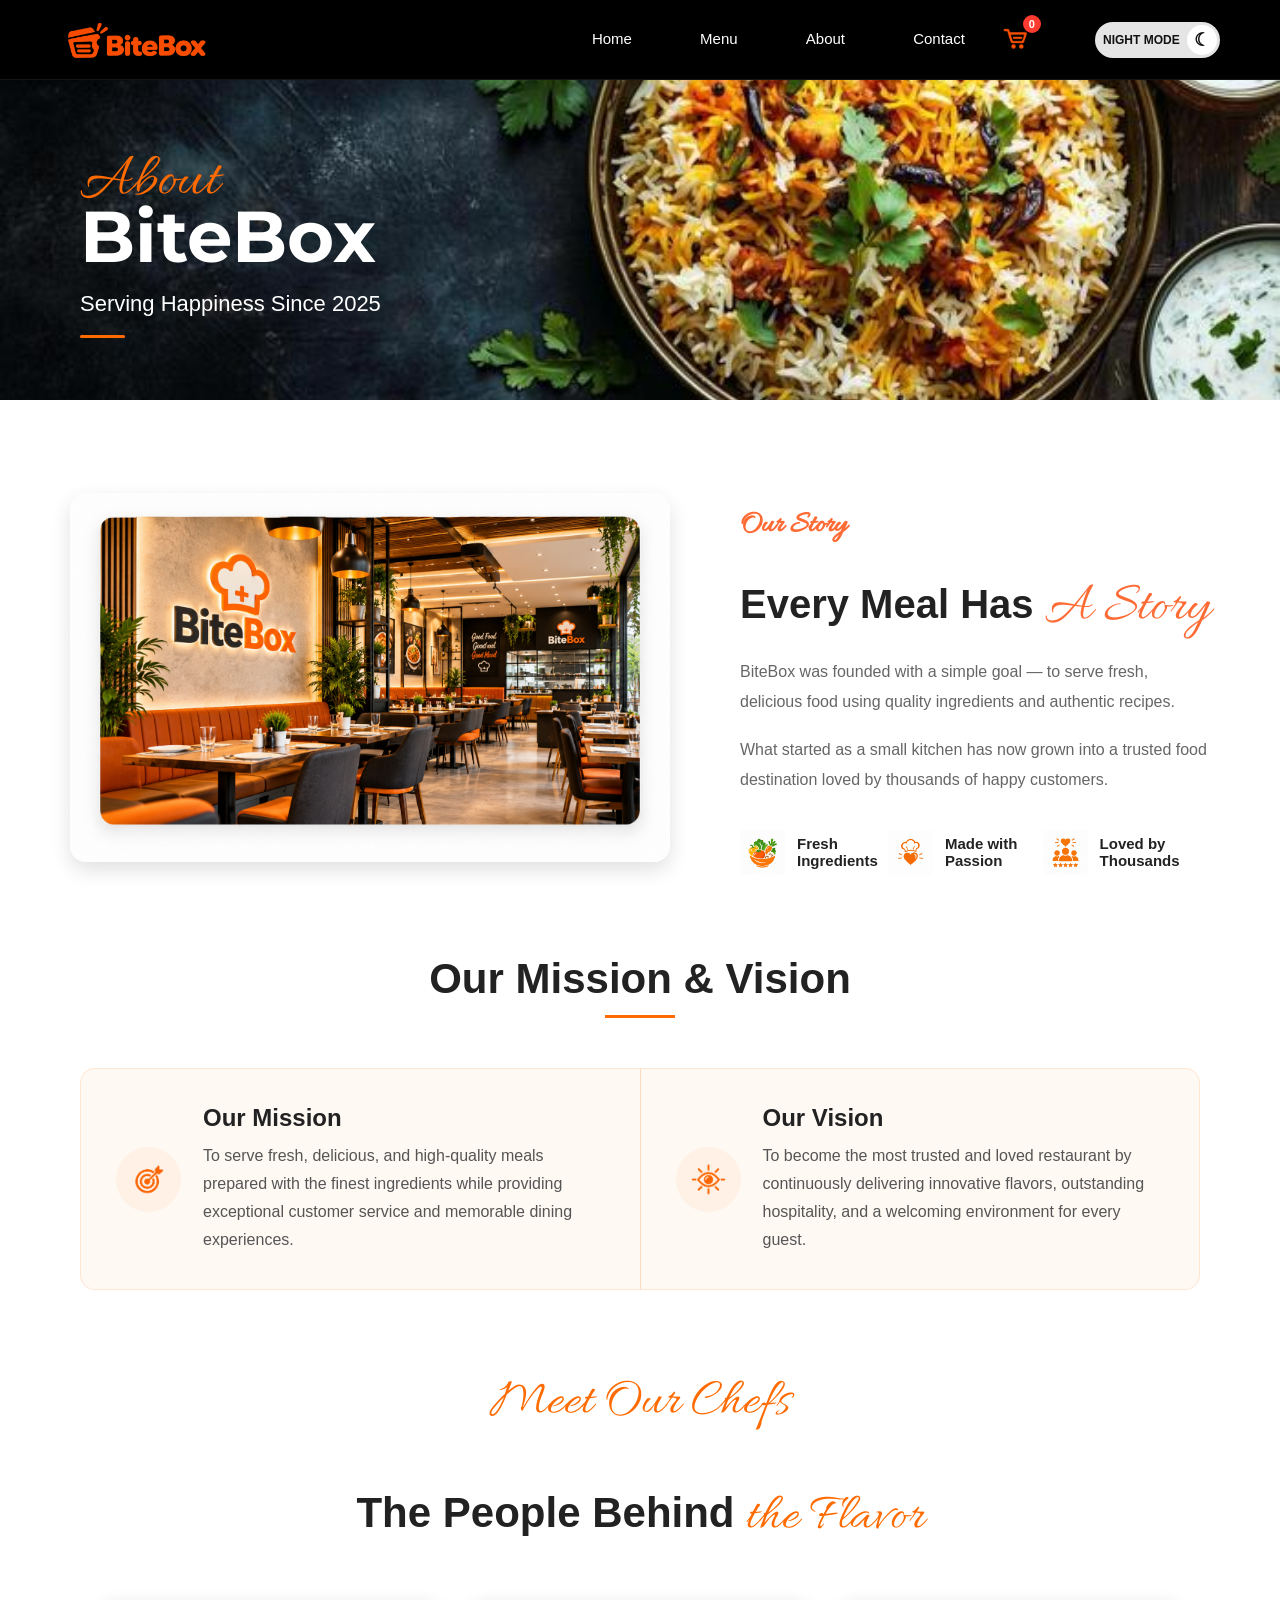
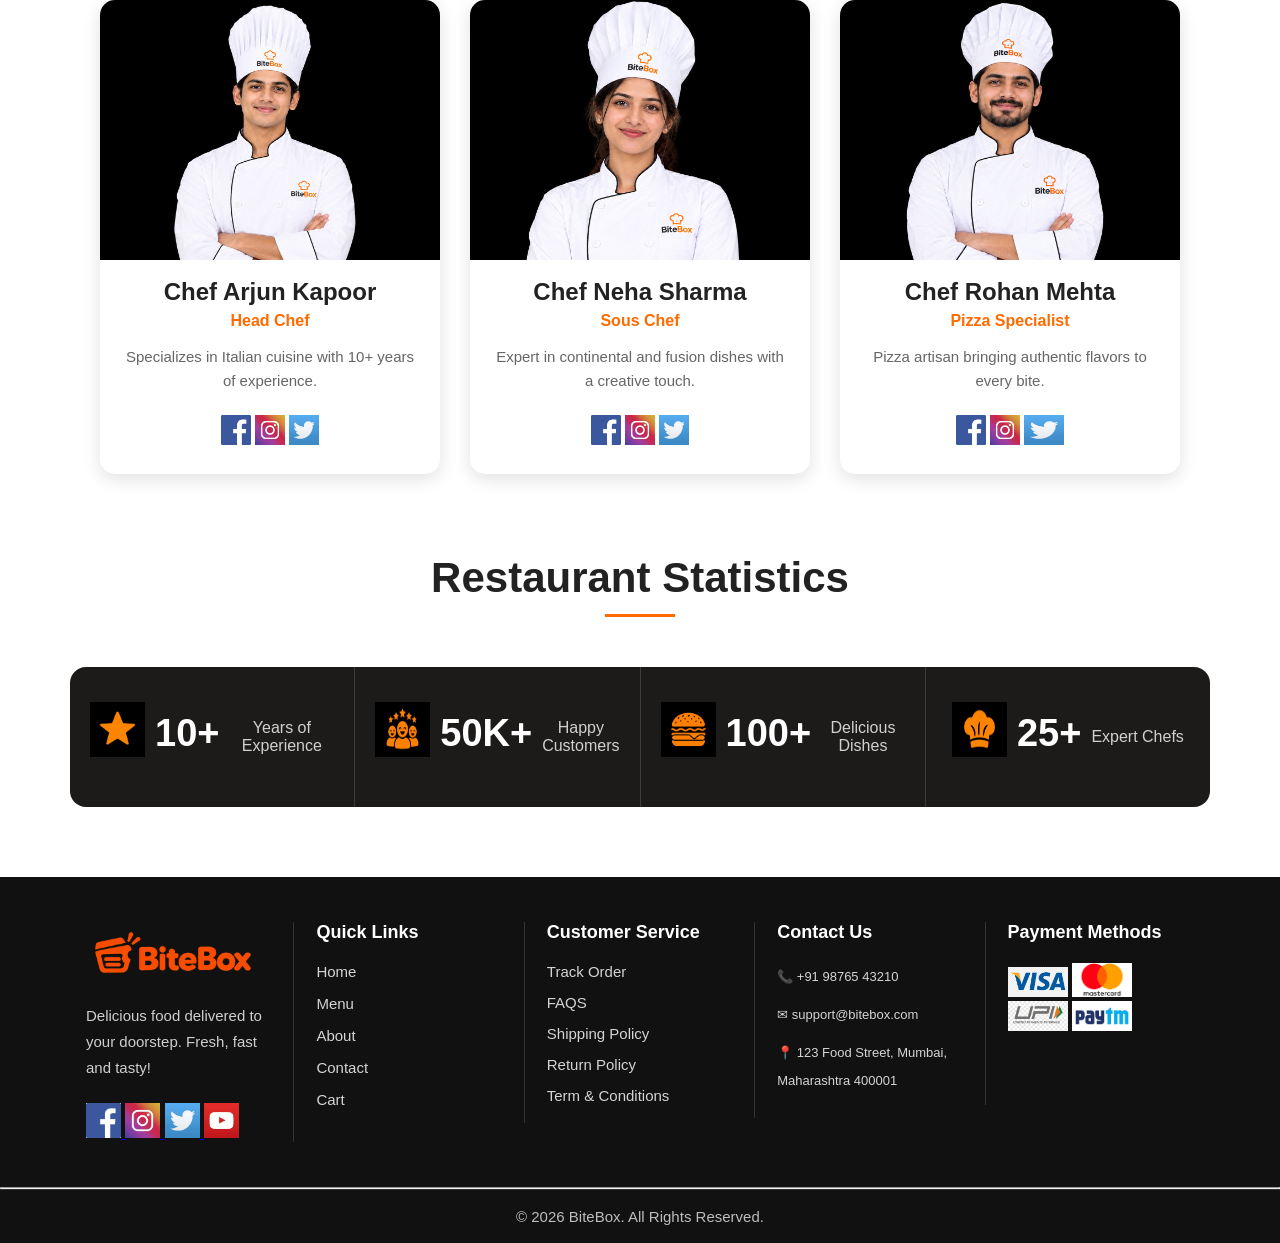
<file: about.html>
<!DOCTYPE html>
<html lang="en">
<head>
    <meta charset="UTF-8">
    <meta name="viewport" content="width=device-width, initial-scale=1.0">
    <title>About - BiteBox</title>
    <link rel="stylesheet" href="./css/style.css">
    <link rel="preconnect" href="https://fonts.googleapis.com">
<link rel="preconnect" href="https://fonts.gstatic.com" crossorigin>
<link href="https://fonts.googleapis.com/css2?family=Great+Vibes&family=Lobster&family=Allura&family=Montserrat:wght@400;600;700;800&family=Pacifico&family=Poppins:wght@300;400;500;600;700&display=swap" rel="stylesheet">
</head>
</head>
<body>
     <header>
   <img src="./assests/images/logo.png" alt="BiteBox Logo" width="150">
   
   <nav>
  
    <a href="./index.html">Home</a>
    |
    <a href="./menu.html">Menu</a>
    |
    <a href="./about.html">About</a>
    |
    <a href="./contact.html">Contact</a>
    
    <div class="cart-icon"> <a href="cart.html" class="cart-icon"><span class="cart-wrapper"> 
        <img src="./assests/images/cart icon.png">
        <span id="cart-count">0</span>
        </span>    
    </a></div>
    |
    <button type="button" id="theme-toggle" class="theme-toggle">
        <span class="theme-icon">☀</span>
        <span class="theme-text"> DAY MODE</span>
</button>
   
   </nav>
  
   </header>
   <section id="about-hero">
        <div class="hero-content">
            <h2><span>About</span> <br>
            BiteBox</h2>
            <br>
            <p> Serving Happiness Since 2025 </p>
        </div>
        <hr>
    </section>



    <!--Our story section -->
    <section id="story">
        <article><img src="./assests/images/Story logo.webp" >
        <div class="story-content">
        <h2><small>Our Story</small></h2>
                <h2>Every Meal Has <span>A Story</span></h2>
                <p> BiteBox was founded with a simple goal —
                    to serve fresh, delicious food using quality
                    ingredients and authentic recipes.
                </p>


                <p> What started as a small kitchen has now
                    grown into a trusted food destination loved
                    by thousands of happy customers.
                </p>
            
        <div class="story-features">

        <article>
            <img src="./assests/images/fresh ingedents.jpeg" width="45">
            <h4>Fresh Ingredients</h4>
        </article>

        <article>
            <img src="./assests/images/love.jpeg" width="45">
            <h4>Made with Passion</h4>
        </article>

        <article>
            <img src="./assests/images/thoushand.jpeg" width="45">
            <h4>Loved by Thousands</h4>
            </article>
        </div>
    </div>
    </article>
    </section>




    <!--Vision and mission Section-->
    <section id="mission-vision">
        <h2>Our Mission & Vision</h2>
        <div>
            <article>
                <div>
                   <img src="./assests/images/our mission.png" >
                   </div>
                <div>
                <h3>Our Mission</h3>
                <p> To serve fresh, delicious, and high-quality meals
                    prepared with the finest ingredients while providing
                    exceptional customer service and memorable dining
                    experiences.
                </p>
                </div>
                
            </article>
            <article>
                <div>
                    <img src="./assests/images/vission icon.png" >
                    </div>
                <div>
                <h3>Our Vision</h3>
                
                <p> To become the most trusted and loved restaurant by
                    continuously delivering innovative flavors, outstanding
                    hospitality, and a welcoming environment for every guest.
                </p>
                </div>
                
            </article>
        </div>
    </section>


    <!--Meet our chefs section-->
    <section id="chefs">
        <h2><span>Meet Our Chefs</span></h2>
        <h2>The People Behind<span> the Flavor</span></h2>
        <div>
            <article>
                <img src="./assests/images/boy chef 2.png" width="250">
                <h3>Chef Arjun Kapoor</h3>
                <h4>Head Chef</h4>
                <p> Specializes in Italian cuisine with
                    10+ years of experience.
                </p>
                <div>
                    <img src="./assests/images/facebook.webp"  width="30">
                    <img src="./assests/images/instagram.avif" width="30">
                    <img src="./assests/images/Twitter.png" width="30" height="30">
                </div>
            </article>


            <article>
                <img src="./assests/images/girl chef.png" width="250">
                <h3>Chef Neha Sharma</h3>
                <h4>Sous Chef</h4>
                <p> Expert in continental and fusion
                    dishes with a creative touch.
                </p>


                <div>
                    <img src="./assests/images/facebook.webp"  width="30">
                    <img src="./assests/images/instagram.avif" width="30">
                    <img src="./assests/images/Twitter.png" width="30" height="30">
                </div>
            </article>


            <article>
                <img src="./assests/images/boy chef 1.png" width="250">
                <h3>Chef Rohan Mehta</h3>
                <h4>Pizza Specialist</h4>
                <p> Pizza artisan bringing authentic
                    flavors to every bite.
                </p>


                <div>
                    <img src="./assests/images/facebook.webp"  width="30">
                    <img src="./assests/images/instagram.avif" width="30">
                    <img src="./assests/images/Twitter.png" width="40" height="30">
                </div>
            </article>
        </div>
    </section>




   
<!--Restaurant's Stats-->
<section id="statistics">
    <h2>Restaurant Statistics</h2>
    <div>
        <article>
            <img src="./assests/images/4.jpeg">
            <h3>10+</h3>
            <p>Years of Experience</p>
        </article>
        <article>
            <img src="./assests/images/2.jpeg">
            <h3>50K+</h3>
            <p>Happy Customers</p>
        </article>
        <article>
            <img src="./assests/images/3.jpeg">
            <h3>100+</h3>
            <p>Delicious Dishes</p>
        </article>
        <article>
            <img src="./assests/images/1.jpeg">
            <h3>25+</h3>
            <p>Expert Chefs</p>
        </article>
    </div>
</section>

<footer>
    <div class="footer-container">
    <section>
        <img src="./assests/images/logo.png" alt="BiteBox Logo" width="180">
        <p> Delicious food delivered to your doorstep. Fresh, fast and tasty!</p>
        <a href="#">
            <img src ="./assests/images/facebook.webp" alt="Facebook" width="35" height="35">
        </a>
        <a href="#">
            <img src="./assests/images/instagram.avif" alt="Instagram" width="35" height="35">
        </a>

        <a href="#">
            <img src="./assests/images/Twitter.png" alt="Twitter" width="35" height="35">
        </a>

     <a href="#">
            <img src="./assests/images/youtube.webp" alt="YouTube" width="35" height="35">
        </a>
    </section>

    <section>
        <h3>Quick Links</h3>
        <ul>
            <li><a href="index.html">Home</a></li>
            <li><a href="menu.html">Menu</a></li>
            <li><a href="about.html">About</a></li>
            <li><a href="contact.html">Contact</a></li>
            <li><a href="cart.html">Cart</a></li>
        </ul>
    </section>

    <section>
        <h3>Customer Service</h3>
        <ul>
            <li>Track Order</li>
            <li>FAQS</li>
            <li>Shipping Policy</li>
            <li>Return Policy</li>
            <li>Term & Conditions</li>
        </ul>
    </section>

    <section>
        <h3>Contact Us</h3>
        <p>📞 +91 98765 43210</p>
        <p>✉ support@bitebox.com</p>
        <p>📍 123 Food Street, Mumbai, Maharashtra 400001</p>
    </section>

    <section>
        <h3>Payment Methods</h3>
       <img src="./assests/images/visa.webp" alt="Visa" width="60">
        <img src="./assests/images/mastercard.png" alt="MasterCard" width="60">
        <img src="./assests/images/upi.webp" alt="UPI" width="60">
        <img src="./assests/images/payment.avif"  alt="Paytm" width="60">
    </section>
    </div>

    <hr>
    <p> © 2026 BiteBox. All Rights Reserved. </p>
    
    
</footer>
<script src="./js/script.js"></script>
   
</body>
</html>
</file>
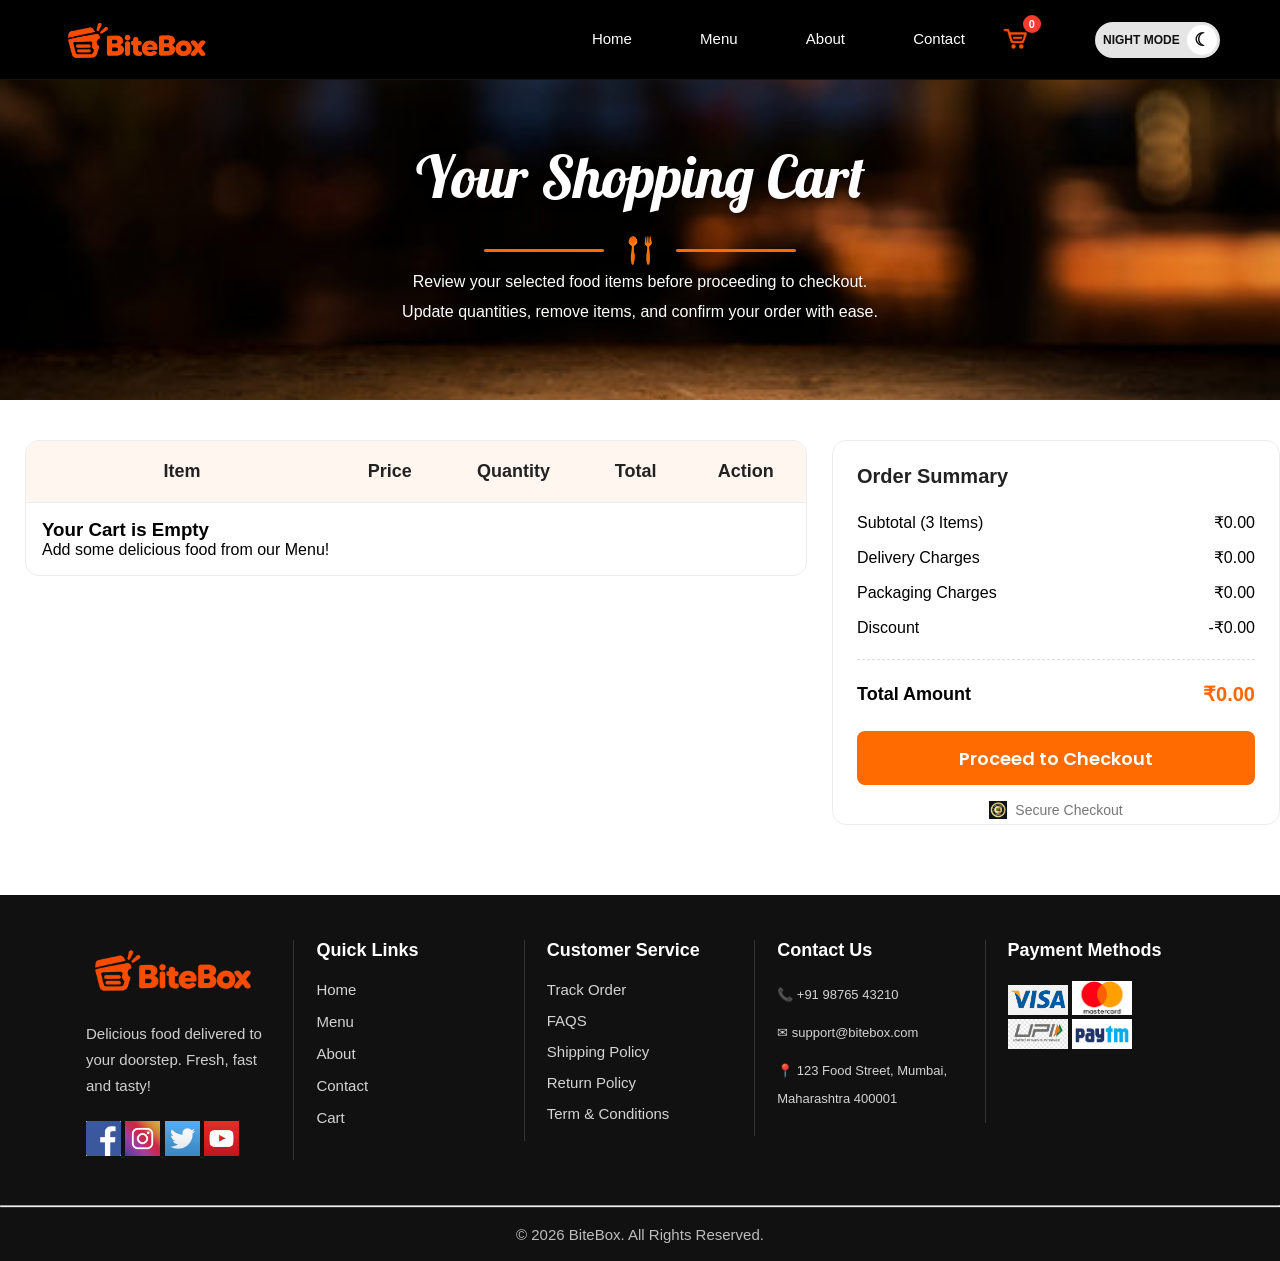
<file: cart.html>
<!DOCTYPE html>
<html lang="en">
<head>
    <meta charset="UTF-8">
    <meta name="viewport" content="width=device-width, initial-scale=1.0">
    <title>Document</title>
    <link rel="stylesheet" href="./css/style.css">
    <link rel="preconnect" href="https://fonts.googleapis.com">
<link rel="preconnect" href="https://fonts.gstatic.com" crossorigin>
<link href="https://fonts.googleapis.com/css2?family=Great+Vibes&family=Lobster&family=Montserrat:wght@400;600;700;800&family=Pacifico&family=Poppins:wght@300;400;500;600;700&display=swap" rel="stylesheet">
</head>
<body>
    <header>
   <img src="./assests/images/logo.png" alt="BiteBox Logo" width="150">
   
   <nav>
  
    <a href="./index.html">Home</a>
    |
    <a href="./menu.html">Menu</a>
    |
    <a href="./about.html">About</a>
    |
    <a href="./contact.html">Contact</a>
    
    <div class="cart-icon"> <a href="cart.html" class="cart-icon"><span class="cart-wrapper"> 
        <img src="./assests/images/cart icon.png">
        <span id="cart-count">0</span>
        </span>    
    </a></div>
    |
    <button type="button" id="theme-toggle" class="theme-toggle">
        <span class="theme-icon">☀</span>
        <span class="theme-text"> DAY MODE</span>
</button>
   
   </nav>
  
   </header>
   <section id="cart-hero">
    <div class="hero-content">
    <h2>Your Shopping Cart</h2>
    <div class="divider">
        <hr>
        <img src="./assests/images/fork and spoon.jpg" alt="Fork and Spoon">
        <hr>

    
    <p> Review your selected food items before proceeding to checkout.
        <br>
        Update quantities, remove items, and confirm your order with ease.
    </p>
    
</section>


<div id ="cart-layout">
<section id="cart-detsils"></section>
<section id="shopping-cart">
    <table>
        <thead>
            <tr>
                <th>Item</th>
                <th>Price</th>
                <th>Quantity</th>
                <th>Total</th>
                <th>Action</th>
            </tr>
        </thead>

        <tbody>
            <!-- Item 1 -->
<tr>
    <td>
        <div class="cart-item">

            <img src="./assests/images/Pizza.jpg" alt="Margherita Pizza" width="80">

            <div>

                <h3>Margherita Pizza</h3>

                <p>Classic delight with fresh cheese & basil.</p>

            </div>
        </div>
         </td>

    <td>₹249</td>
    <td>
        <div class="quantity-box">

            <button>-</button><span>1</span><button>+</button>
        </div>
    </td>

    <td>₹249</td>

    <td>
        <a href="#">
            <img src="./assests/images/delet.png" alt="Dele" width="305">
        </a>

    </td>
</tr>
       <tr>
    <td>
        <div class="cart-item">

            <img src="./assests/images/Burger.jpg" alt="Margherita Pizza" width="80">

            <div>

                <h3>Margherita Pizza</h3>

                <p>Classic delight with fresh cheese & basil.</p>

            </div>
        </div>
         </td>

    <td>₹249</td>
    <td>
        <div class="quantity-box">

            <button>-</button>

            <span>1</span>

            <button>+</button>
        </div>
    </td>

    <td>₹249</td>

    <td>
        <a href="#">
            <img src="./assests/images/delet.png" alt="Delete" width="25">
        </a>

    </td>
</tr>     

              <!-- Item 3 -->

            <tr>
    <td>
        <div class="cart-item">

            <img src="./assests/images/Pasta.jpg" alt="Margherita Pizza" width="80">

            <div>

                <h3>Margherita Pizza</h3>

                <p>Classic delight with fresh cheese & basil.</p>

            </div>
        </div>
         </td>

    <td>₹249</td>
    <td>
        <div class="quantity-box">

            <button>-</button>

            <span>1</span>

            <button>+</button>
        </div>
    </td>

    <td>₹249</td>

    <td>
        <a href="#">
            <img src="./assests/images/delet.png" alt="Delete" width="25">
        </a>

    </td>
</tr>
        </tbody>

    </table>

</section>

<aside id="order-summary">
    <h2>Order Summary</h2>
    <p> <span>Subtotal (3 Items)</span>
        <span id="subtotal-amount">₹0.00</span>
    </p>

    <p> <span>Delivery Charges</span>
        <span id="delivery-amount">₹0.00</span>
    </p>
    <p> <span>Packaging Charges</span>
        <span id="packaging-amount">₹0.00</span>
    </p>

    <p id="discount-row">
      <span>Discount</span>
        <span id="discount-amount">₹0.00</span>
    </p>

    <hr>
    <h3><span>Total Amount</span>
        <span id="total-amount">₹0.00</span>
    </h3>

    <button type="button"> Proceed to Checkout </button>

    <p> <img src="./assests/images/secureckeckout.jpg" width="18" height="18">
        Secure Checkout
    </p>
</aside>
</div>
   <footer>
    <div class="footer-container">
    <section>
        <img src="./assests/images/logo.png" alt="BiteBox Logo" width="180">
        <p> Delicious food delivered to your doorstep. Fresh, fast and tasty!</p>
        <a href="#">
            <img src ="./assests/images/facebook.webp" alt="Facebook" width="35" height="35">
        </a>
        <a href="#">
            <img src="./assests/images/instagram.avif" alt="Instagram" width="35" height="35">
        </a>

        <a href="#">
            <img src="./assests/images/Twitter.png" alt="Twitter" width="35" height="35">
        </a>

     <a href="#">
            <img src="./assests/images/youtube.webp" alt="YouTube" width="35" height="35">
        </a>
    </section>

    <section>
        <h3>Quick Links</h3>
        <ul>
            <li><a href="index.html">Home</a></li>
            <li><a href="menu.html">Menu</a></li>
            <li><a href="about.html">About</a></li>
            <li><a href="contact.html">Contact</a></li>
            <li><a href="cart.html">Cart</a></li>
        </ul>
    </section>

    <section>
        <h3>Customer Service</h3>
        <ul>
            <li>Track Order</li>
            <li>FAQS</li>
            <li>Shipping Policy</li>
            <li>Return Policy</li>
            <li>Term & Conditions</li>
        </ul>
    </section>

    <section>
        <h3>Contact Us</h3>
        <p>📞 +91 98765 43210</p>
        <p>✉ support@bitebox.com</p>
        <p>📍 123 Food Street, Mumbai, Maharashtra 400001</p>
    </section>

    <section>
        <h3>Payment Methods</h3>
       <img src="./assests/images/visa.webp" alt="Visa" width="60">
        <img src="./assests/images/mastercard.png" alt="MasterCard" width="60">
        <img src="./assests/images/upi.webp" alt="UPI" width="60">
        <img src="./assests/images/payment.avif"  alt="Paytm" width="60">
    </section>
    </div>

    <hr>
    <p> © 2026 BiteBox. All Rights Reserved. </p>
    
    
</footer>
<script src="./js/script.js"></script>
</body>
</html>
</file>
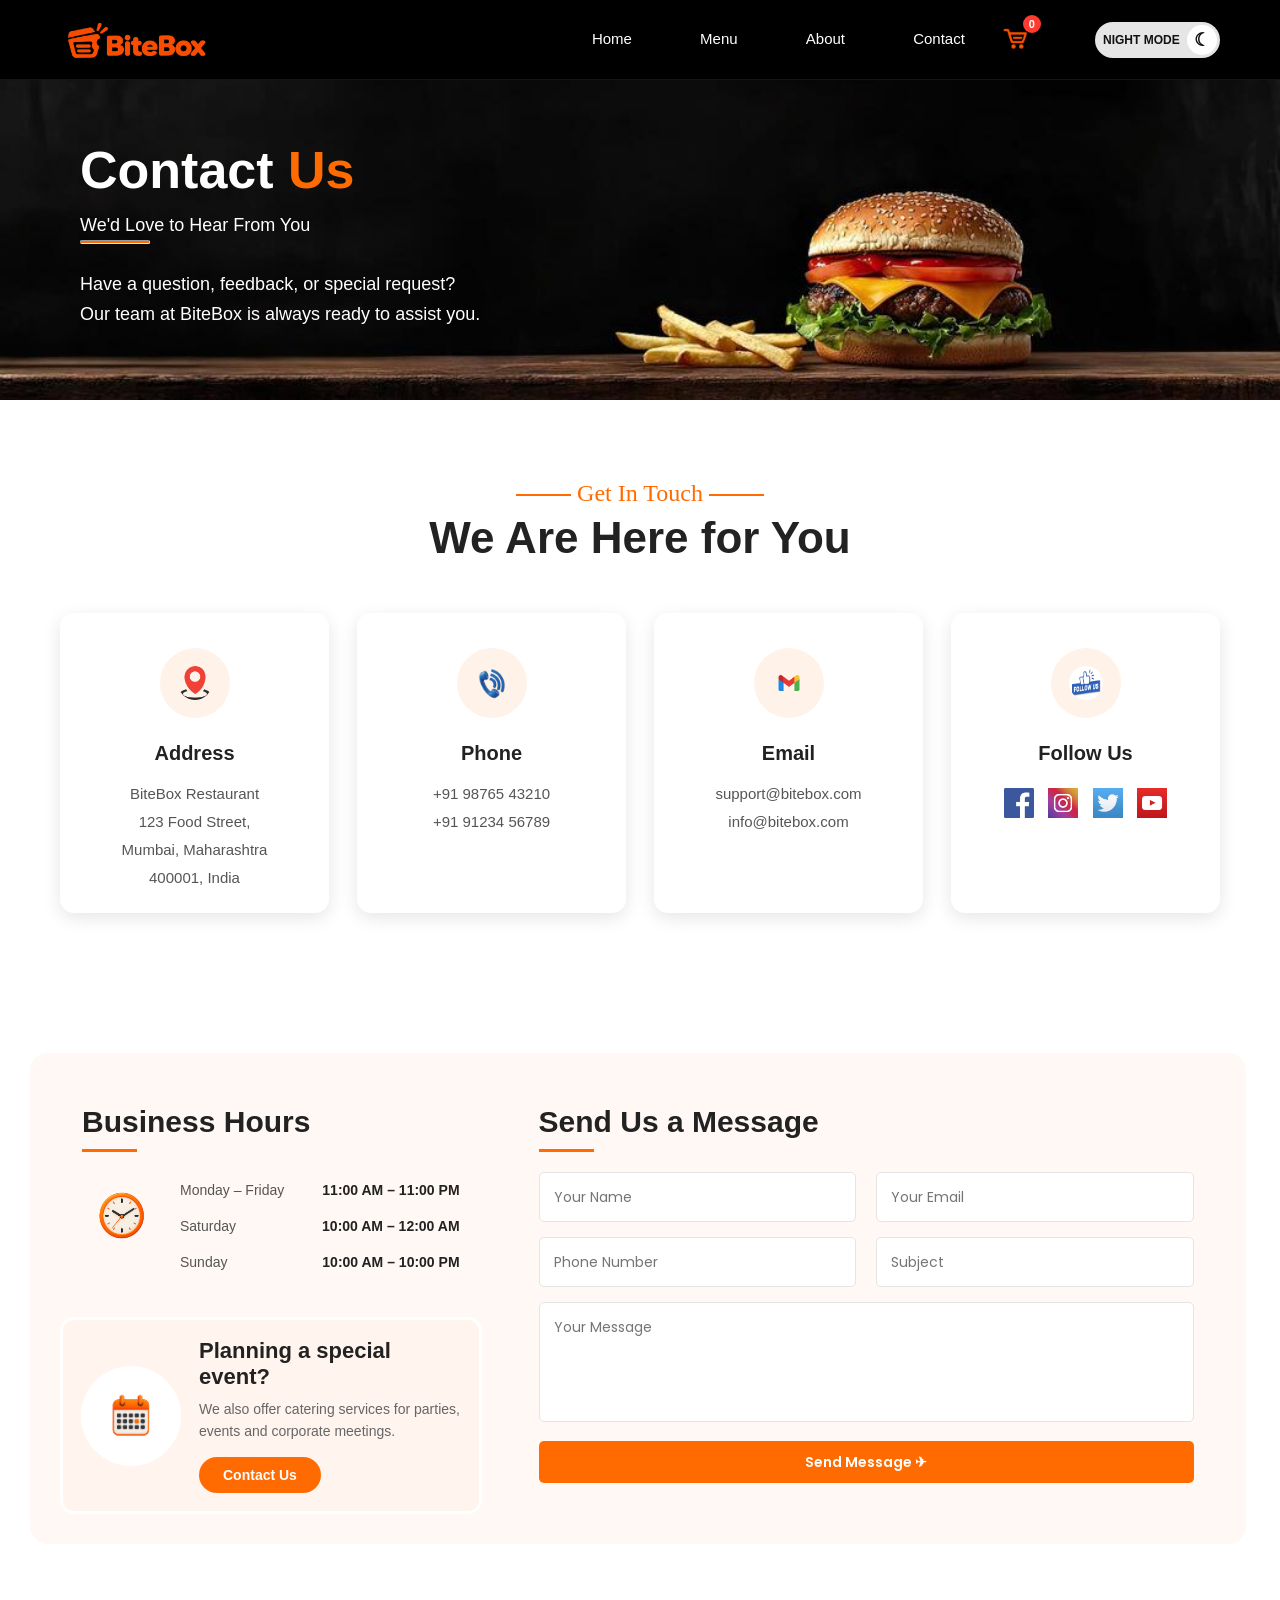
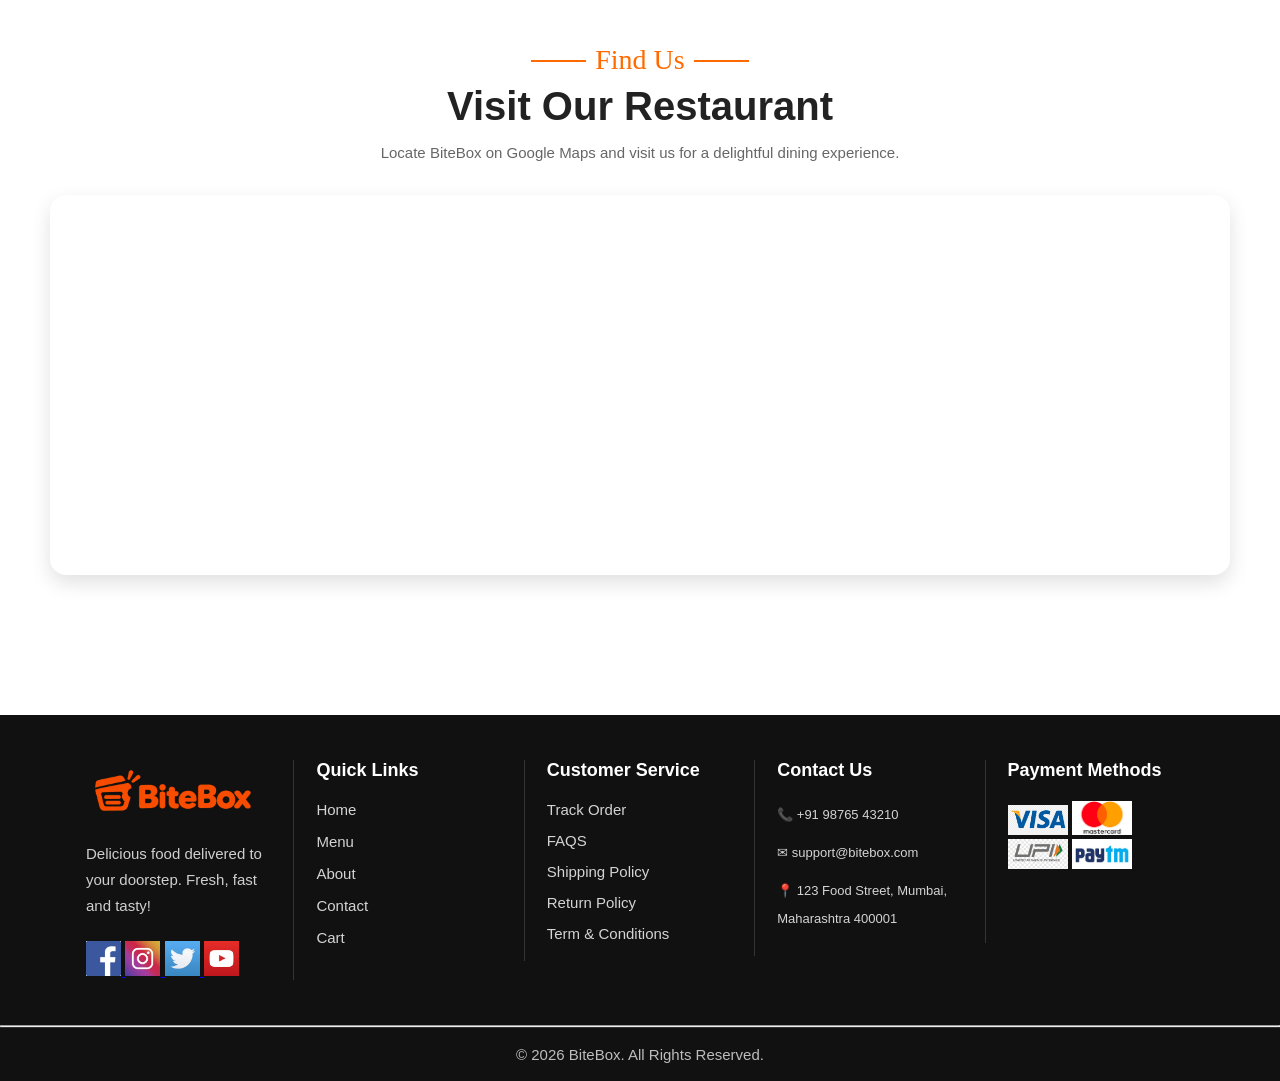
<file: contact.html>
<!DOCTYPE html>
<html lang="en">
<head>
    <meta charset="UTF-8">
    <meta name="viewport" content="width=device-width, initial-scale=1.0">
    <title>Contact - BiteBox</title>
    <link rel="stylesheet" href="./css/style.css">
    <link rel="preconnect" href="https://fonts.googleapis.com">
<link rel="preconnect" href="https://fonts.gstatic.com" crossorigin>
<link href="https://fonts.googleapis.com/css2?family=Great+Vibes&family=Lobster&family=Montserrat:wght@400;600;700;800&family=Pacifico&family=Poppins:wght@300;400;500;600;700&display=swap" rel="stylesheet">
</head>
<body>
 <header>
   <img src="./assests/images/logo.png" alt="BiteBox Logo" width="150">
   
   <nav>
  
    <a href="./index.html">Home</a>
    |
    <a href="./menu.html">Menu</a>
    |
    <a href="./about.html">About</a>
    |
    <a href="./contact.html">Contact</a>
    
    <div class="cart-icon"> <a href="cart.html" class="cart-icon"><span class="cart-wrapper"> 
        <img src="./assests/images/cart icon.png">
        <span id="cart-count">0</span>
        </span>    
    </a></div>
    |
    <button type="button" id="theme-toggle" class="theme-toggle">
        <span class="theme-icon">☀</span>
        <span class="theme-text"> DAY MODE</span>
</button>
   
   </nav>
  
   </header>

   <section id="contact-hero">
    <div class="hero-content">
        <h2>Contact <span>Us</span></h2>
        <p> We'd Love to Hear From You </p>
        <hr>
        <p> Have a question, feedback, or special request?<br>
            Our team at BiteBox is always ready to assist you.
        </p>
    </div>
</section>

<!-- Contact Information Section -->
<section id="contact-info">
    <div class="section-title">
        <h4>Get In Touch</h4>
        <h2>We Are Here for You</h2>
    </div>

    <div class="contact-container">
        <!-- Address Card -->
        <article>
            <img src="./assests/images/address.webp" width="50px" height="50px">
            <h3>Address</h3>
            <p>
                BiteBox Restaurant<br>
                123 Food Street,<br>
                Mumbai, Maharashtra<br>
                400001, India
            </p>
        </article>
      <!-- Phone Card -->
        <article>
           <img src="./assests/images/phone.avif"  width="50px" height="50px">
            <h3>Phone</h3>
            <p> +91 98765 43210<br>
                +91 91234 56789
            </p>
        </article>

        <!-- Email Card -->
        <article>
            <img src="./assests/images/email.webp" alt="Email Icon" width="50px" height="50px">
            <h3>Email</h3>
            <p> support@bitebox.com<br>
                info@bitebox.com
            </p>
        </article>

        <!-- Social Media Card -->
        <article>
                <img src="./assests/images/follow-us.jpg" width="50px" height="50px">
                <h3>Follow Us</h3>
                <a href="#"> <img src="./assests/images/facebook.webp"  width="30"></a>
                <a href="#"> <img src="./assests/images/instagram.avif" width="30"></a>
                <a href="#"> <img src="./assests/images/Twitter.png" width="30" ></a>
                <a href="#"> <img src="./assests/images/youtube.webp"width="30" ></a>
            </article>
    </div>
</section>

<!--================ Contact Details Section ================-->
<section id="contact-details">

    <!-- Left Column -->
    <div class="left-column">
        <!-- Business Hours -->
        <div class="business-card">
            <h2>Business Hours</h2>
            <hr>
            <div class="business-content">
                <img src="./assests/images/clock icon.png" alt="Clock">
                <table>
                    <tr> <td>Monday – Friday</td>
                         <td>11:00 AM – 11:00 PM</td>
                    </tr>

                    <tr> <td>Saturday</td>
                        <td>10:00 AM – 12:00 AM</td>
                    </tr>

                    <tr> <td>Sunday</td>
                        <td>10:00 AM – 10:00 PM</td>
                    </tr>
                </table>
            </div>
        </div>
        <!-- Event Card -->
        <div class="event-card">
            <img src="./assests/images/calender icon.png" alt="Calendar">
            <div>
                <h3>Planning a special event?</h3>
                <p>
                    We also offer catering services for parties,
                    events and corporate meetings.
                </p>
                <a href="#">Contact Us</a>
            </div>
        </div>
    </div>

    <!-- Right Column -->
    <div class="right-column">
        <h2>Send Us a Message</h2>
        <hr>
        <form>
            <div class="form-row">
                <input type="text" name="name" placeholder="Your Name">
                <input type="email" name="email" placeholder="Your Email">
            </div>

            <div class="form-row">
                <input type="tel" name="phone" placeholder="Phone Number">
                <input type="text" name="subject" placeholder="Subject">
            </div>
             <textarea name="message" placeholder="Your Message"></textarea>
            <button>Send Message ✈</button>
        </form>
    </div>
    </section>

<div>
<section id="google-map">
    <div class="section-title">
        <h4>Find Us</h4>
        <h2>Visit Our Restaurant</h2>
        <p> Locate BiteBox on Google Maps and visit us for a delightful 
            dining experience.
        </p>
    </div> 
<iframe src="https://www.google.com/maps/embed?pb=!1m18!1m12!1m3!1d3780.2382304031876!2d73.8516223752233!3d18.653302665106363!2m3!1f0!2f0!3f0!3m2!1i1024!2i768!4f13.1!3m3!1m2!1s0x3bc2c7001f0b356d%3A0xf11649a65ab0c20d!2sSant%20Dnyaneshwar%20Nagar!5e0!3m2!1sen!2sin!4v1789045445155!5m2!1sen!2sin" width="600" height="450" style="border:0;" allowfullscreen="" loading="lazy" referrerpolicy="strict-origin-when-cross-origin"></iframe>
</section>
</div>




<div>
   <footer>
    <div class="footer-container">
    <section>
        <img src="./assests/images/logo.png" alt="BiteBox Logo" width="180">
        <p> Delicious food delivered to your doorstep. Fresh, fast and tasty!</p>
        <a href="#">
            <img src ="./assests/images/facebook.webp" alt="Facebook" width="35" height="35">
        </a>
        <a href="#">
            <img src="./assests/images/instagram.avif" alt="Instagram" width="35" height="35">
        </a>

        <a href="#">
            <img src="./assests/images/Twitter.png" alt="Twitter" width="35" height="35">
        </a>

     <a href="#">
            <img src="./assests/images/youtube.webp" alt="YouTube" width="35" height="35">
        </a>
    </section>

    <section>
        <h3>Quick Links</h3>
        <ul>
            <li><a href="index.html">Home</a></li>
            <li><a href="menu.html">Menu</a></li>
            <li><a href="about.html">About</a></li>
            <li><a href="contact.html">Contact</a></li>
            <li><a href="cart.html">Cart</a></li>
        </ul>
    </section>

    <section>
        <h3>Customer Service</h3>
        <ul>
            <li>Track Order</li>
            <li>FAQS</li>
            <li>Shipping Policy</li>
            <li>Return Policy</li>
            <li>Term & Conditions</li>
        </ul>
    </section>

    <section>
        <h3>Contact Us</h3>
        <p>📞 +91 98765 43210</p>
        <p>✉ support@bitebox.com</p>
        <p>📍 123 Food Street, Mumbai, Maharashtra 400001</p>
    </section>

    <section>
        <h3>Payment Methods</h3>
       <img src="./assests/images/visa.webp" alt="Visa" width="60">
        <img src="./assests/images/mastercard.png" alt="MasterCard" width="60">
        <img src="./assests/images/upi.webp" alt="UPI" width="60">
        <img src="./assests/images/payment.avif"  alt="Paytm" width="60">
    </section>
    </div>

    <hr>
    <p> © 2026 BiteBox. All Rights Reserved. </p>
    
    

</footer>
<script src="./js/script.js"></script>
</body>
</html>
</file>
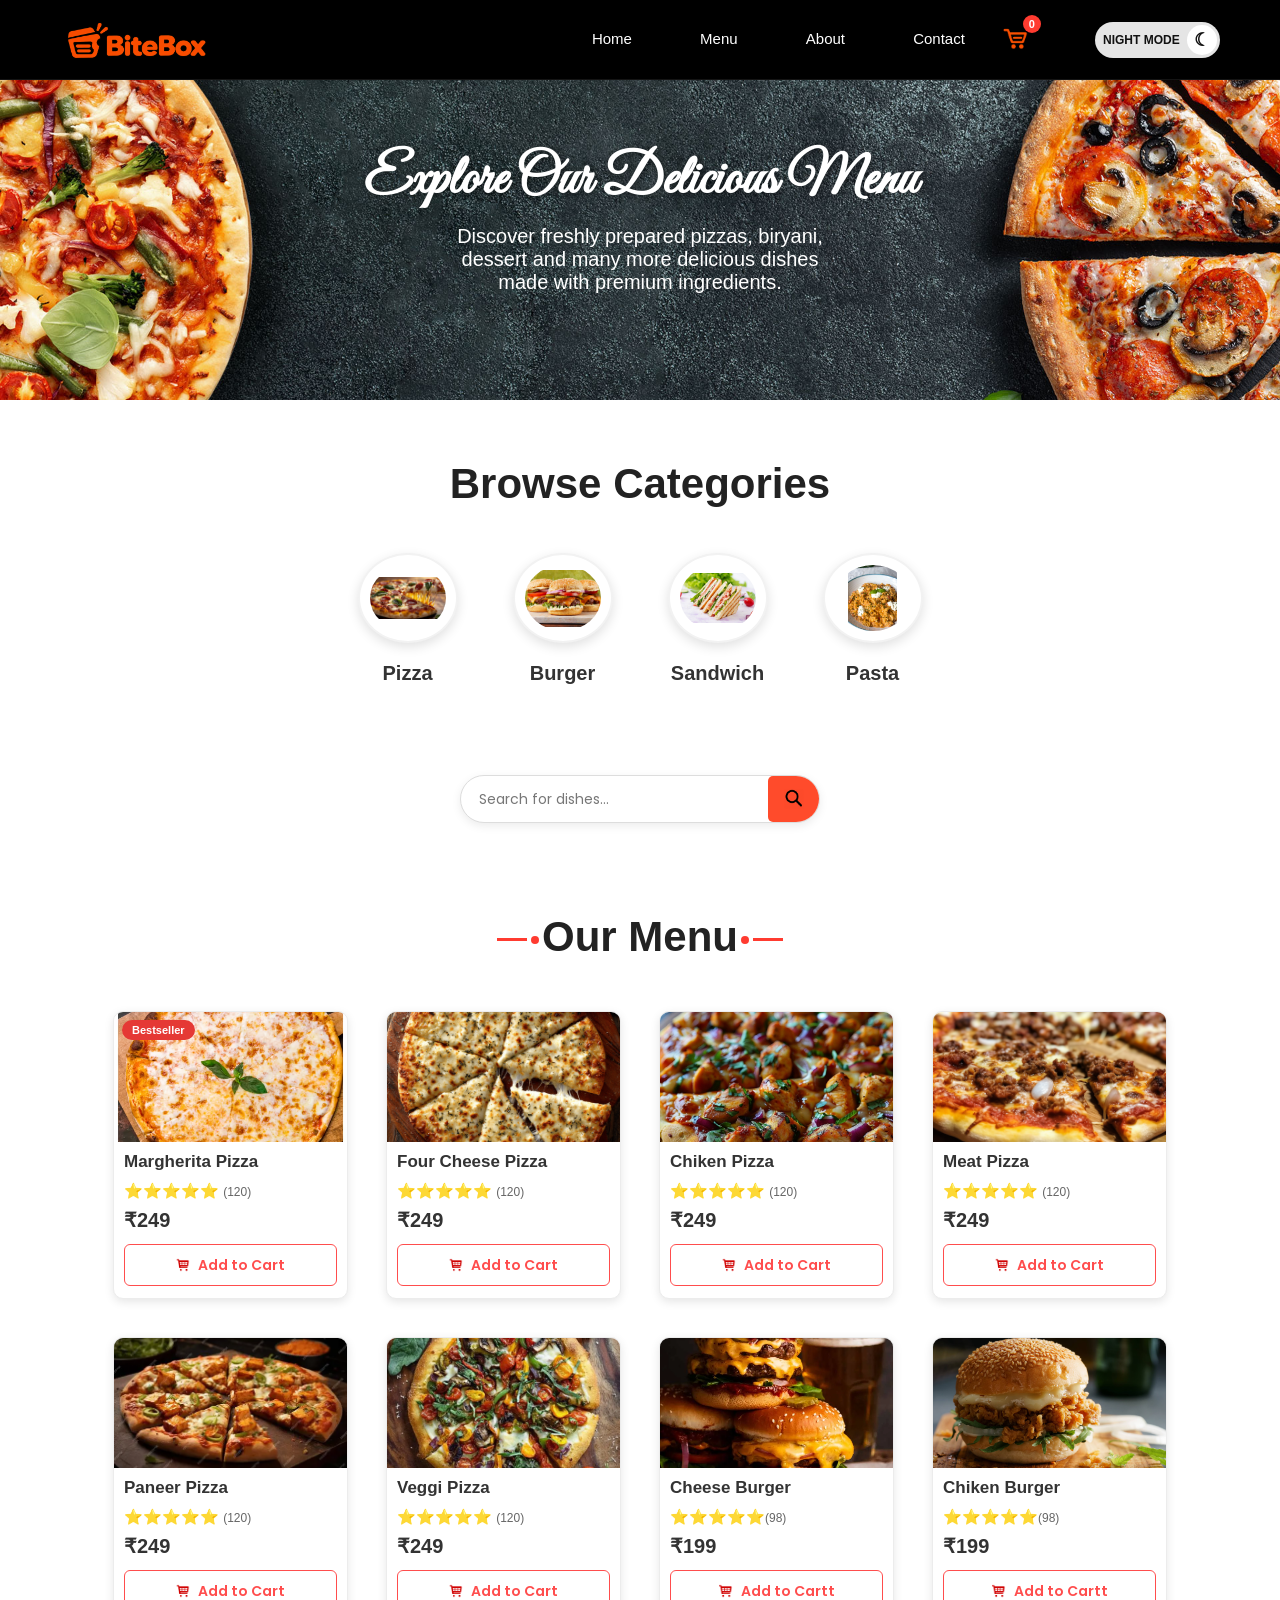
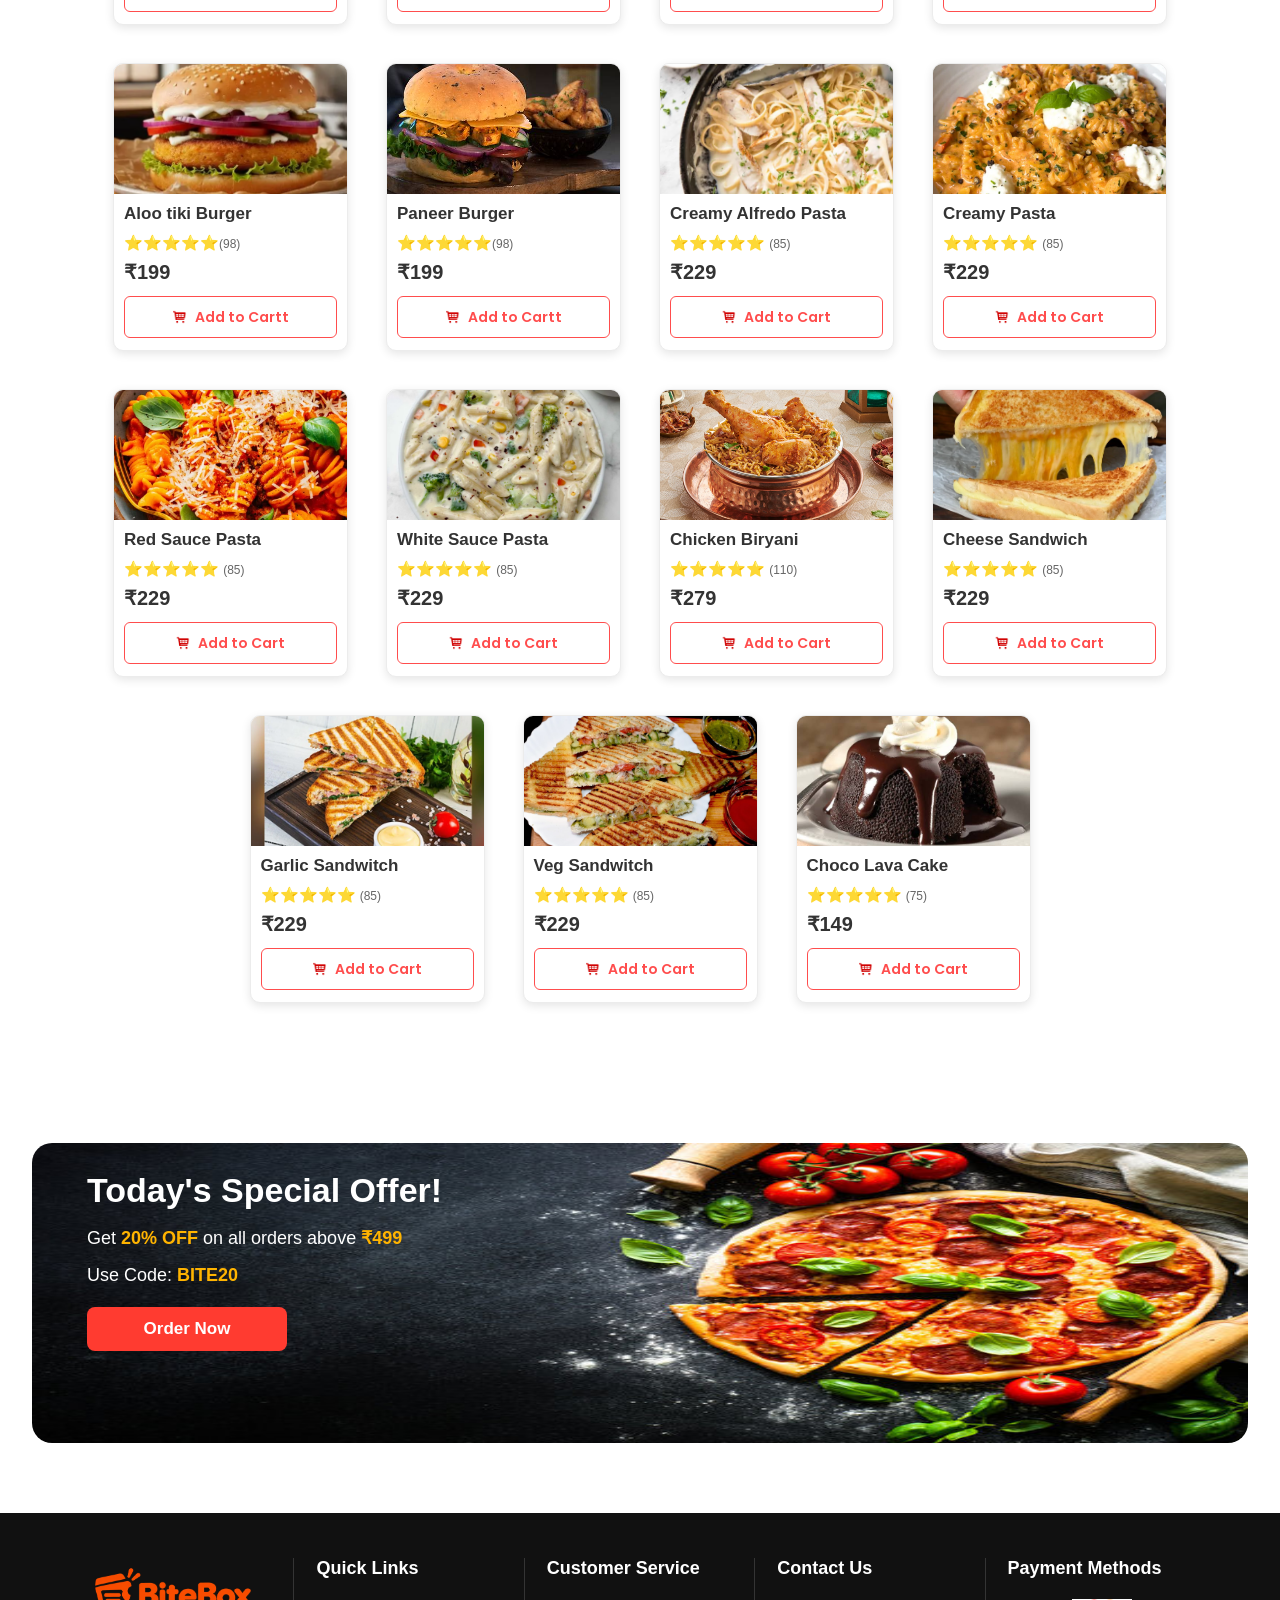
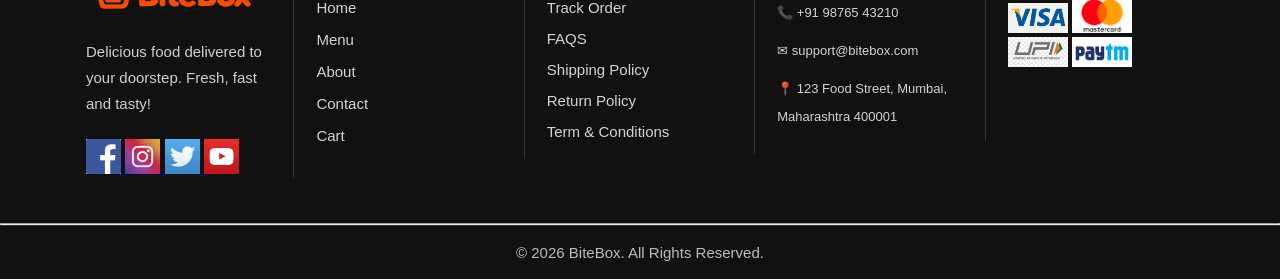
<file: menu.html>
<!DOCTYPE html>
<html lang="en">
<head>
    <meta charset="UTF-8">
    <meta name="viewport" content="width=device-width, initial-scale=1.0">
    <title>Menu - BiteBox</title>
    <link rel="stylesheet" href="./css/style.css">
    <link rel="preconnect" href="https://fonts.googleapis.com">
<link rel="preconnect" href="https://fonts.gstatic.com" crossorigin>
<link href="https://fonts.googleapis.com/css2?family=Great+Vibes&family=Lobster&family=Allura&family=Montserrat:wght@400;600;700;800&family=Pacifico&family=Poppins:wght@300;400;500;600;700&display=swap" rel="stylesheet">
</head>
<body>
   <header>
   <img src="./assests/images/logo.png" alt="BiteBox Logo" width="150">
   
   <nav>
  
    <a href="./index.html">Home</a>
    |
    <a href="./menu.html">Menu</a>
    |
    <a href="./about.html">About</a>
    |
    <a href="./contact.html">Contact</a>
    
     <div class="cart-icon"> <a href="cart.html" class="cart-icon"><span class="cart-wrapper"> 
        <img src="./assests/images/cart icon.png">
        <span id="cart-count">0</span>
        </span>    
    </a></div>
    |
    <button type="button" id="theme-toggle" class="theme-toggle">
        <span class="theme-icon">☀</span>
        <span class="theme-text"> DAY MODE</span>
</button>
   
   </nav>
  
   </header>

   <section id="menu-hero">
    <h1>Explore Our Delicious Menu</h1>

    <p>
        Discover freshly prepared pizzas, biryani, 
        <br>dessert and many more delicious dishes 
        <br>made with premium ingredients.
    </p>
    </section>


<section id="categories">

   <h2> Browse Categories </h2>
   <div>
    <article>
   <img src="./assests/images/Pizza.jpg" alt="Pizza" height="120" width="120">
   <h3> Pizza </h3>
   </article>


   <article>
   <img src="./assests/images/Burger.jpg" alt="Burger" height="120" width="120">
   <h3> Burger</h3>
   </article>

   <article>
   <img src="./assests/images/Sandwich.jpg" alt="Sandwich" height="120" width="120">
   <h3>  Sandwich </h3>
   </article>
   
  
    <article>   
   <img src="./assests/images/creamy pasta.webp" alt="Fries" height="120" width="120">
   <h3> Pasta </h3>
    </article>

    </div>
 </section> 

 <div class="menu-search">
    <input type="text" id="menu-search" placeholder="Search for dishes...">
    <button type="button" id="search-button">
        <img src="./assests/images/search-icon-png-5.png"Search" width="20" height="20">
    </button>
</div>
 
 
 <section id="menu-items">
   <h2><span></span>Our Menu<span></span></h2>
   <div>
      <!-- Menu Item 1 -->
       <article data-category="pizza">
        <span class="tag">Bestseller</span>
           <img src="./assests/images/Margherita Pizza.avif"  width="220">
            <h3>Margherita Pizza</h3>
            <p class="rating"> ⭐⭐⭐⭐⭐ <small>(120)</small> </p>
            <p class="price"> <strong>₹249</strong></p>
            <button> <img src="./assests/icon/red-simple-shopping-cart-icon-12.png" alt="Cart" width="14" height="14">
                Add to Cart </button>
        </article>

        <article data-category="pizza">
       
           <img src="./assests/images/4 cheese pizza.png"  width="220">
            <h3>Four Cheese Pizza</h3>
            <p class="rating"> ⭐⭐⭐⭐⭐ <small>(120)</small> </p>
            <p class="price"> <strong>₹249</strong></p>
            <button> <img src="./assests/icon/red-simple-shopping-cart-icon-12.png" alt="Cart" width="14" height="14">
                Add to Cart </button>
        </article>
        <article data-category="pizza">
       
           <img src="./assests/images/chiken pizza.jpg"  width="220">
            <h3>Chiken Pizza</h3>
            <p class="rating"> ⭐⭐⭐⭐⭐ <small>(120)</small> </p>
            <p class="price"> <strong>₹249</strong></p>
            <button> <img src="./assests/icon/red-simple-shopping-cart-icon-12.png" alt="Cart" width="14" height="14">
                Add to Cart </button>
        </article>

        <article data-category="pizza">
        
           <img src="./assests/images/meat pizza.jpeg"  width="220">
            <h3>Meat Pizza</h3>
            <p class="rating"> ⭐⭐⭐⭐⭐ <small>(120)</small> </p>
            <p class="price"> <strong>₹249</strong></p>
            <button> <img src="./assests/icon/red-simple-shopping-cart-icon-12.png" alt="Cart" width="14" height="14">
                Add to Cart </button>
        </article>

        <article data-category="pizza">
       
           <img src="./assests/images/paneer pizza.webp"  width="220">
           <h3>Paneer Pizza</h3>
            <p class="rating"> ⭐⭐⭐⭐⭐ <small>(120)</small> </p>
            <p class="price"> <strong>₹249</strong></p>
            <button> <img src="./assests/icon/red-simple-shopping-cart-icon-12.png" alt="Cart" width="14" height="14">
                Add to Cart </button>
        </article>

        <article data-category="pizza">
        
           <img src="./assests/images/veggi pizza.webp"  width="220">
            <h3>Veggi Pizza</h3>
            <p class="rating"> ⭐⭐⭐⭐⭐ <small>(120)</small> </p>
            <p class="price"> <strong>₹249</strong></p>
            <button> <img src="./assests/icon/red-simple-shopping-cart-icon-12.png" alt="Cart" width="14" height="14">
                Add to Cart </button>
        </article>
        


        <!-- Menu Item 2 -->
        <article data-category="burger">
            <img src="./assests/images/Cheese Burger.webp" width="220">
            <h3>Cheese Burger</h3>
            <p class="rating">⭐⭐⭐⭐⭐<small>(98)</small></p>
            <p class="price"> <strong> ₹199 </strong> </p>
          <button> <img src="./assests/icon/red-simple-shopping-cart-icon-12.png" alt="Cart" width="14" height="14">
                Add to Cartt </button>
        </article>

        <article data-category="burger">
            <img src="./assests/images/Chiken burger.avif" width="220">
            <h3>Chiken Burger</h3>
            <p class="rating">⭐⭐⭐⭐⭐<small>(98)</small></p>
            <p class="price"> <strong> ₹199 </strong> </p>
          <button> <img src="./assests/icon/red-simple-shopping-cart-icon-12.png" alt="Cart" width="14" height="14">
                Add to Cartt </button>
        </article>

        <article data-category="burger">
            <img src="./assests/images/Aloo tiki.webp" width="220">
            <h3>Aloo tiki Burger</h3>
            <p class="rating">⭐⭐⭐⭐⭐<small>(98)</small></p>
            <p class="price"> <strong> ₹199 </strong> </p>
          <button> <img src="./assests/icon/red-simple-shopping-cart-icon-12.png" alt="Cart" width="14" height="14">
                Add to Cartt </button>
        </article>

        <article data-category="burger">
            <img src="./assests/images/paneer burger.jpg" width="220">
            <h3>Paneer Burger</h3>
            <p class="rating">⭐⭐⭐⭐⭐<small>(98)</small></p>
            <p class="price"> <strong> ₹199 </strong> </p>
          <button> <img src="./assests/icon/red-simple-shopping-cart-icon-12.png" alt="Cart" width="14" height="14">
                Add to Cartt </button>
        </article>


<!-- Menu Item 3 -->
        <article data-category="Pasta">
            <img src="./assests/images/Creamy Alfredo Pasta.webp" width="220">
            <h3>Creamy Alfredo Pasta</h3>
            <p class="rating">⭐⭐⭐⭐⭐ <small> (85) </small>
            </p>
            <p class="price"> <strong>₹229</strong> </p>
            <button><img src="./assests/icon/red-simple-shopping-cart-icon-12.png" alt="Cart" width="14" height="14">
                Add to Cart  </button>
        </article>

         <article data-category="Pasta">
            <img src="./assests/images/creamy pasta.webp" width="220">
            <h3>Creamy Pasta</h3>
            <p class="rating">⭐⭐⭐⭐⭐ <small> (85) </small>
            </p>
            <p class="price"> <strong>₹229</strong> </p>
            <button><img src="./assests/icon/red-simple-shopping-cart-icon-12.png" alt="Cart" width="14" height="14">
                Add to Cart  </button>
        </article>

         <article data-category="Pasta">
            <img src="./assests/images/Red-Sauce-Pasta-012-768x960.webp" width="220">
            <h3>Red Sauce Pasta</h3>
            <p class="rating">⭐⭐⭐⭐⭐ <small> (85) </small>
            </p>
            <p class="price"> <strong>₹229</strong> </p>
            <button><img src="./assests/icon/red-simple-shopping-cart-icon-12.png" alt="Cart" width="14" height="14">
                Add to Cart  </button>
        </article>

         <article data-category="Pasta">
            <img src="./assests/images/white-sauce-pasta.webp" width="220">
            <h3>White Sauce Pasta</h3>
            <p class="rating">⭐⭐⭐⭐⭐ <small> (85) </small>
            </p>
            <p class="price"> <strong>₹229</strong> </p>
            <button><img src="./assests/icon/red-simple-shopping-cart-icon-12.png" alt="Cart" width="14" height="14">
                Add to Cart  </button>
        </article>




        
<!-- Menu Item 4 -->
        <article data-category="Biryani">
            <img src="./assests/images/Chicken Biryani.jpg" width="220">
            <h3>Chicken Biryani</h3>
            <p class="rating"> ⭐⭐⭐⭐⭐ <small>(110)</small> </p>
            <p class="price"> <strong>₹279</strong> </p>
            <button><img src="./assests/icon/red-simple-shopping-cart-icon-12.png" alt="Cart" width="14" height="14">
                Add to Cart </button> </button>
        </article>

         <article data-category="Sandwich">
            <img src="./assests/images/Cheese-Sandwich-square.webp" width="220">
            <h3>Cheese Sandwich</h3>
            <p class="rating">⭐⭐⭐⭐⭐ <small> (85) </small>
            </p>
            <p class="price"> <strong>₹229</strong> </p>
            <button><img src="./assests/icon/red-simple-shopping-cart-icon-12.png" alt="Cart" width="14" height="14">
                Add to Cart  </button>
        </article>

         <article data-category="Sandwich">
            <img src="./assests/images/garlic sandwitch.webp" width="220">
            <h3>Garlic Sandwitch</h3>
            <p class="rating">⭐⭐⭐⭐⭐ <small> (85) </small>
            </p>
            <p class="price"> <strong>₹229</strong> </p>
            <button><img src="./assests/icon/red-simple-shopping-cart-icon-12.png" alt="Cart" width="14" height="14">
                Add to Cart  </button>
        </article>

         <article data-category="Sandwich">
            <img src="./assests/images/veg sandwich.jpg" width="220">
            <h3>Veg Sandwitch</h3>
            <p class="rating">⭐⭐⭐⭐⭐ <small> (85) </small>
            </p>
            <p class="price"> <strong>₹229</strong> </p>
            <button><img src="./assests/icon/red-simple-shopping-cart-icon-12.png" alt="Cart" width="14" height="14">
                Add to Cart  </button>
        </article>



          <!-- Menu Item 5 -->
        <article data-category="sweet">
            <img src="./assests/images/Choco Lava Cak.jpg" width="220">
            <h3>Choco Lava Cake</h3>
            <p class="rating"> ⭐⭐⭐⭐⭐ <small>(75)</small> </p>
            <p class="price"> <strong>₹149</strong> </p>
            <button> <img src="./assests/icon/red-simple-shopping-cart-icon-12.png" alt="Cart" width="14" height="14">
                Add to Cart  </button>
        </article>


</section>
<section id="offer">
    <div class="offer-content">
        <h2>Today's Special Offer!</h2>
        <p>Get <strong>20% OFF</strong> on all orders above
        <strong>₹499</strong>
        </p>
        <p> Use Code: <strong>BITE20</strong> </p>
        <a href="menu.html"> Order Now </a>
    </div>

   
</section>

   <footer>
    <div class="footer-container">
    <section>
        <img src="./assests/images/logo.png" alt="BiteBox Logo" width="180">
        <p> Delicious food delivered to your doorstep. Fresh, fast and tasty!</p>
        <a href="#">
            <img src ="./assests/images/facebook.webp" alt="Facebook" width="35" height="35">
        </a>
        <a href="#">
            <img src="./assests/images/instagram.avif" alt="Instagram" width="35" height="35">
        </a>

        <a href="#">
            <img src="./assests/images/Twitter.png" alt="Twitter" width="35" height="35">
        </a>

     <a href="#">
            <img src="./assests/images/youtube.webp" alt="YouTube" width="35" height="35">
        </a>
    </section>

    <section>
        <h3>Quick Links</h3>
        <ul>
            <li><a href="index.html">Home</a></li>
            <li><a href="menu.html">Menu</a></li>
            <li><a href="about.html">About</a></li>
            <li><a href="contact.html">Contact</a></li>
            <li><a href="cart.html">Cart</a></li>
        </ul>
    </section>

    <section>
        <h3>Customer Service</h3>
        <ul>
            <li>Track Order</li>
            <li>FAQS</li>
            <li>Shipping Policy</li>
            <li>Return Policy</li>
            <li>Term & Conditions</li>
        </ul>
    </section>

    <section>
        <h3>Contact Us</h3>
        <p>📞 +91 98765 43210</p>
        <p>✉ support@bitebox.com</p>
        <p>📍 123 Food Street, Mumbai, Maharashtra 400001</p>
    </section>

    <section>
        <h3>Payment Methods</h3>
        <img src="./assests/images/visa.webp" alt="Visa" width="60">
        <img src="./assests/images/mastercard.png" alt="MasterCard" width="60">
        <img src="./assests/images/upi.webp" alt="UPI" width="60">
        <img src="./assests/images/payment.avif"  alt="Paytm" width="60">
    </section>
    </div>

    <hr>
    <p> © 2026 BiteBox. All Rights Reserved. </p>
    
    

</footer>
<script src="./js/script.js"></script>




</body>
</html>
</file>
<file: css/style.css>
*{

    margin: 0;

    padding: 0;

    box-sizing: border-box;

    font-family: Arial, Helvetica, sans-serif;
    

}
/* Website Header */

header{
    width:100%;
    height:80px;
    padding:0 60px;
    background: black;
    border-bottom:1px solid rgba(255,255,255,.08);
    display:flex;
    justify-content:space-between;
    align-items:center;
    position:sticky;
    top:0;
    z-index:1000;
}
/* Website Logo */
.logo{

    width: 170px;

    height: 30px;

}
header nav{
    display:flex;
    align-items: center;
    gap: 28px;
}
header nav a{
    display:flex;
    align-items:center;
    justify-content:center;
    height:80px;
    padding:0 4px;
    text-decoration:none;
    color:#ffffff;
    font-size:15px;
    font-weight:500;
    border-bottom:3px solid transparent;
}
.cart-icon img{
    display:block;
    width: 30px;
    height:30px;
}
header nav a:hover{
    color:#ff6b00;
}

#home-hero{

    background-image: url("../assests/images/herobackground.jpg");

    background-repeat: no-repeat;

    background-position: center;

    background-size: cover;

    height: 500px;

    padding: 55px 80px;

}

#home-hero h1{
    color: white;
    font-family: "Montserrat", sans-serif;
    font-size: 53px;
    font-weight: 800;
    line-height: 58px;
    width: 650px;
    margin-bottom: 20px;
}
 
#home-hero h1 span{
    color: #F5A300;
}

#home-hero p{
 
    color: white;
 
    font-size: 18px;
 
    line-height: 28px;
 
    width: 420px;
 
    margin-bottom: 35px;
 
}
/* Hero Buttons */

.hero-buttons{
    margin-top: 35px;
}

.hero-buttons a{
    display: inline-block;
    min-width: 180px;
    padding: 15px 30px;
    text-align: center;
    text-decoration: none;
    font-size: 18px;
    font-weight: 600;
    border-radius: 6px;
    transition: 0.3s;
}
.order-btn{

    background-color: transparent;

    color: white;

     border: 2px solid white;
  

}

.menu-btn{

    background-color: transparent;

    color: white;

    border: 2px solid white;

}
.order-btn:hover{

    background-color: #D32F2F;

}

.menu-btn:hover{

    background-color: #D32F2F;

    

}
#menu-hero{
    background-image: url("../assests/images/menuherobackground.webp");

    background-repeat: no-repeat;

    background-position: center;

    background-size: cover;

    height: 320px;
    text-align: center;
    padding-top: 65px;
}
#menu-hero h1{
    font-family: "Great Vibes", cursive;
    font-size:56px;
    font-weight:400px;
    color: white;
    text-shadow: 2px 2px 8px rgba(0,0,0,0.5);
    margin-bottom: 10px;
}
#menu-hero p{
    font-size:20px;
    font-weight:200px;
    color: white;
    

}


#categories{

    background-color: #ffffff;

    padding: 60px 80px;

    text-align: center;

}
#categories h2{
    font-size: 40px;

    font-weight: 700;

    color: #222222;

    margin-bottom: 50px;

    position: relative;

    display: inline-block;
}
#about-hero{
    background-image: url("../assests/images/biriyani\ hero.jpg");

    background-repeat: no-repeat;

    background-position: center;

    background-size: cover;

    height: 320px;

    padding: 60px 80px;

    text-align: left;
}
#about-hero h2{
    color: #ffffff;
    font-family: "Montserrat", sans-serif;
    font-size: 72px;
    font-weight: 700;
    line-height: 54px;
    margin-bottom: 10px;
}

#about-hero h2 span{
    font-family: "Allura", cursive;
    color: #ff6b00;
    font-size: 62px;
    font-weight: 400;
    margin-top: 100px;
}
/* About Hero Subtitle */

#about-hero p{

    color: #ffffff;

    font-size: 22px;

    font-weight: 400;

    margin-bottom: 18px;

}

#about-hero hr{

    width: 45px;

    height: 3px;

    background-color: #ff6b00;

    border: none;

    border-radius: 20px;

}
#contact-hero{
    background-image: url("../assests/images/about\ hero\ section.avif");
    background-repeat: no-repeat;
    background-position: 100% 80%;
    background-size: cover;
    height: 320px;
    padding: 60px 80px;
    text-align: left;
}
#contact-hero h2{
    color: #ffffff;
    font-size: 52px;
    font-weight: 700;
    margin-bottom: 10px;

}
#contact-hero h2 span{
    color: #ff6b00;
}
#contact-hero h3{
    color: #ffffff;
    font-size: 24px;
    font-weight: 500;
    margin-bottom: 20px;
}
#contact-hero hr{
    width: 70px;
    height: 4px;
    background-color: #ff6b00;
    border-radius: 10px;
    margin-bottom: 25px;;
}
#contact-hero p{
    color: #ffffff;
    font-size: 18px;
    line-height: 30px;
    width: 460px;
}
/* Cart Hero Heading */
#cart-hero{
    background-image: url("../assests/images/cart\ hero.png");
    background-repeat: no-repeat;
    background-position: 100% 80%;
    background-size: cover;
    height: 320px;
    padding: 60px 80px;
    text-align: center;
}

#cart-hero h2{
    color: #ffffff;

    font-family: "Lobster", cursive;

    font-size: 58px;

    font-weight: 400;

    text-shadow: 2px 2px 8px rgba(0,0,0,0.5);

    margin-bottom: 20px;
}
.divider{
    text-align: center;
    margin-bottom: 25px;
}
.divider hr{
    display: inline-block;
    width: 120px;
    height: 3px;
    background-color: #ff6b00;
    border: none;
    border-radius: 20px;
    vertical-align: middle;
}
.divider img{
    width: 34px;
    height: 34px;
    margin: 0 15px;
    display: inline-block;
    vertical-align: middle;
}
/* Cart Hero Description */

#cart-hero p{

    color: #ffffff;

    font-size: 16px;

    line-height: 30px;

    width: 720px;

    margin: 0 auto;

}
#feature{
    background-color: #ffffff;
    padding:45px 25px;
    display:flex;
    flex-wrap: wrap;
    justify-content:center
}
#feature h2{
    width:100%;
    text-align:center;
    font-size:42px;
    font-weight:700;
    color: #222222;
    margin-bottom:40px;
    position: relative;

}
#feature h2::after{
    content:"";
    display:block;
    width: 70px;
    height:3px;
    background-color: #ff6b00;
    margin:10px auto 0;
}
#feature article{
    width:300px;
    padding:0 15px;
    display:flex;
    align-items:center;
    border-right:1px solid #e5e5e5
}
#feature article:last-child{
    border-right:none;
}
#feature article img{
    width:55px;
    height:55px;
    margin-right:20px;
    flex-shrink:0;
    
}
#feature article div{
    flex:1;
}
#feature article h3{
    font-size:18px;
    font-weight:700px;
    color:#000000;
    margin-bottom:6px;
    
}
features article p{
    font-size:16px;
    color:#3a3939;
    line-height:21px;
    margin:0;
}
#popular-dishes{
    padding:60px 30px;
    display:flex;
    flex-wrap: wrap;
    justify-content:center;
    gap:18px;
}
#popular-dishes h2{
    width:100%;
    text-align:center;
    font-size:42px;
    font-weight:700;
    margin-bottom:22px;
    position:relative;
}
#popular-dishes h2::after{
    content:"";
    display:block;
    width:70px;
    height:3px;
    background-color:#ff6b00;
    margin:10px auto 0;
}

/* Dish Card */

#popular-dishes article{
    width:225px;
    background-color:#ffffff;
    border-radius:14px;
    overflow:hidden;
    box-shadow:0 3px 12px rgba(0,0,0,0.12);
}

/* Food Image */

#popular-dishes article img{
    width:100%;
    height:135px;
    object-fit:cover;
    display:block;
}

/* Dish Name */
#popular-dishes article h3{
    font-size:18px;
    font-weight:700;
    color:#222222;
    margin:10px 12px 6px;
}

/* Rating & Price */

#popular-dishes .details{
    display:flex;
    justify-content:space-between;
    align-items:center;
    padding:0 12px 10px;
}

/* Ratings */

#popular-dishes .ratings{
    color:#f5b301;
    font-size:18px;
    font-weight:400;
    margin:0;
}

/* Review Count */
#popular-dishes .ratings small{
    color:#666666;
    font-size:12px;
}
/* Price */
#popular-dishes .price{
    color:#f44336;
    font-size:20px;
    font-weight:700;
    margin:0;
}
/* Hover Effect */
#popular-dishes article:hover{
    box-shadow:0 8px 22px rgba(0,0,0,0.18);
}
#offer{
    background-image: url(../assests/images/offerbackground.jpg);
    height:300px;
    width:95%;
    background-position: center;
    background-repeat: no-repeat;
    background-size: 100% 100%;
    border-radius: 20px;
    padding: 28px 55px;
    margin:70px auto;
}
.offer-content{
    width:38%;
}
.offer-content h2{
    font-size:34px;
    font-weight:800;
    color:#ffffff;
    line-height:1.15;
    margin-bottom:15px;
}
.offer-content h2 span{
    background:linear-gradient(180deg,#ffffff 5%,#fff9d8 25%,#ffe47a 55%,#ffc107 80%,#ff9800 100%);
    -webkit-background-clip:text;
    -webkit-text-fill-color:transparent;
    background-clip:text;
}
.offer-content p{
    font-size:18px;
    color:#ffffff;
    line-height:1.5;
    margin-bottom:10px;
}
.offer-content strong{
    color:#ffb400;
}

.offer-content a{
    display:inline-block;
    margin-top:8px;
    padding:12px 32px;
    background:#ff3b30;
    color:#ffffff;
    text-decoration:none;
    font-size:17px;
    font-weight:600;
    border-radius:8px;
    width: 200px;
    text-align: center;
}

.offer-content a:hover{
    background-color: #D32F2F;}
    #reviews{
    background:#ffffff;
    padding:60px 30px;
    display:flex;
    flex-wrap:wrap;
    justify-content:center;
    gap:22px;
}

/* Section Heading */

#reviews h2{
    width:100%;
    text-align:center;
    font-size:42px;
    font-weight:700;
    color:#222222;
    margin-bottom:30px;
    position:relative;
}

#reviews h2::after{
    content:"";
    display:block;
    width:70px;
    height:3px;
    background:#ff6b00;
    margin:10px auto 0;
}
/* Review Card */

#reviews article{
    width:330px;
    background:#ffffff;
    padding:22px 20px 18px;
    border-radius:12px;
    box-shadow:0 3px 12px rgba(0,0,0,0.12);
    position:relative;
}

/* Quote Icon */

#reviews article::before{
    content:"❝";
    position:absolute;
    top:-14px;
    left:18px;
    font-size:42px;
    color:#ff3b30;
    background:#ffffff;
    line-height:1;
    padding:0 4px;
}

/* Review Text */

#reviews article>p{
    font-size:15px;
    color:#444444;
        line-height:22px;
    margin:0 0 14px;
}

/* Customer Section */

#reviews .customer{
    display:flex;
    align-items:center;
}

/* Customer Image */

#reviews .customer img{
    width:46px;
    height:46px;
    border-radius:50%;
    object-fit:cover;
    margin-right:10px;
}

/* Customer Name */

#reviews .customer h3{
    font-size:17px;
    font-weight:700;
    color:#222222;
    margin:0 0 4px;
}
/* Rating */

#reviews .customer span{
    color:#f5b301;
    font-size:16px;
}

/* Hover Effect */

#reviews article:hover{
    box-shadow:0 8px 20px rgba(0,0,0,0.18);
}
/* Newsletter Section */

#newsletter{
    width:100%;
    margin:10px 0 0;
    padding:10px 65px;
    background:linear-gradient(to right,#f44336,#e53935,#d32f2f);
    display:flex;
    justify-content:space-between;
    align-items:center;
    box-sizing:border-box;
}

/* Left Content */

.newsletter-content{
    display:flex;
    align-items:center;
    gap:30px;
}

/* Mail Icon */
.newsletter-content img{
    width:55px;
    height:55px;
    background:#ffffff;
    border-radius:50%;
    padding:8px;
}

/* Heading */
.newsletter-content h2{
    font-size:28px;
    font-weight:700;
    color:#ffffff;
    margin-bottom:2px;
    line-height:1.1;
}

/* Description */
.newsletter-content p{
    font-size:15px;
    color:#ffeaea;
    line-height:20px;
    margin:0;
}

/* Newsletter Form */
.newsletter-form{
    display:flex;
    align-items:center;
}
/* Email Input */
.newsletter-form input{
    width:300px;
    height:38px;
    border:none;
    outline:none;
    padding:0 14px;
    font-size:14px;
    border-radius:4px 0 0 4px;
}

/* Subscribe Button */
.newsletter-form button{
    height:38px;
    padding:0 24px;
    border:none;
    background:#111111;
    color:#ffffff;
    font-size:14px;
    font-weight:600;
    cursor:pointer;
    border-radius:0 4px 4px 0;
}

/* Newsletter Image */
.newsletter-image img{
    width:140px;
    height:auto;
    display:block;
}
/* Hover Effect */

.newsletter-form button:hover{
    background:#000000;
}
/* Browse Categories Section */

#categories{
    background-color:#ffffff;
    padding:60px 30px;
    text-align:center;
}

/* Section Heading */
#categories h2{
    font-size:42px;
    font-weight:700;
    color:#222222;
    margin-bottom:45px;
}

#categories h2 span{
    display:inline-block;
    width:70px;
    height:3px;
    background:#ff3b30;
    vertical-align:middle;
    margin:10px 50px;
    position:relative;
}
#categories h2 span::before{
    content:"";
    width:8px;
    height:8px;
    background:#ff3b30;
    border-radius:50%;
    position:absolute;
    top:-2px;
}

#categories h2 span:first-child::before{
    right:-12px;
}

#categories h2 span:last-child::before{
    left:-12px;
}

/* Categories Container */
#categories div{
    display:flex;
    justify-content:center;
    align-items:flex-start;
    flex-wrap:wrap;
    gap:55px;
}
/* Category Item */
#categories article{
    text-align:center;
}
/* Category Icon */

#categories article img{
    width:100px;
    height:90px;
    padding:10px;
    background:#ffffff;
    border:2px solid #f2f2f2;
    border-radius:50%;
    object-fit:contain;
    box-shadow:0 4px 12px rgba(0,0,0,0.12);
    margin-bottom:15px;
}

/* Category Name */

#categories article h3{
    font-size:20px;
    font-weight:600;
    color:#333333;
}

/* Hover Effect */

#categories article img:hover{
    box-shadow:0 8px 18px rgba(0,0,0,0.18);
}
/* Menu Items Section */

#menu-items{
    background:#ffffff;
    padding:60px 25px;
    text-align:center;
}

/* Section Heading */

#menu-items h2{
    font-size:42px;
    font-weight:700;
    color:#222222;
    margin-bottom:40px;
}

#menu-items h2 span{
    display:inline-block;
    width:30px;
    height:3px;
    background:#ff3b30;
    margin:0 15px;
    position:relative;
    vertical-align:middle;
}
#menu-items h2 span::before{
    content:"";
    width:8px;
    height:8px;
    background:#ff3b30;
    border-radius:50%;
    position:absolute;
    top:-2px;
}

#menu-items h2 span:first-child::before{
    right:-12px;
}

#menu-items h2 span:last-child::before{
    left:-12px;
}

/* Menu Items Container */

#menu-items > div{
    display:flex;
    justify-content:center;
    flex-wrap:wrap;
    gap:18px;
}
/* Menu Item Card */

#menu-items article{
    width:235px;
    background:#ffffff;
    border:1px solid #ececec;
    border-radius:10px;
    overflow:hidden;
    box-shadow:0 3px 10px rgba(0,0,0,0.10);
    text-align:left;
    position:relative;
    margin: 10px;
}

/* Badge */

.tag{
    position:absolute;
    top:8px;
    left:8px;
    background:#e53935;
    color:#ffffff;
    padding:4px 10px;
    font-size:11px;
    font-weight:600;
    border-radius:20px;
}
.spicy{
    background:#ff5722;
}

/* Food Image */

#menu-items article img{
    width:100%;
    height:130px;
    object-fit:cover;
    display:block;
}

/* Food Name */

#menu-items article h3{
    font-size:17px;
    font-weight:600;
    color:#333333;
    margin:10px;
}

/* Rating */

.rating{
    margin:0 10px 8px;
    color:#f5b301;
    font-size:15px;
}
.rating small{
    color:#666666;
    font-size:12px;
}

.price{
    margin:0 10px 12px;
    font-size:20px;
    font-weight:700;
    color:#333333;
}
#menu-items article button{
    width:calc(100% - 20px);
    margin:0 10px 12px;
    padding:9px 0;
    background:#ffffff;
    color:#ff4d4d;
    border:1px solid #ff4d4d;
    border-radius:6px;
    cursor:pointer;
    display:flex;
    justify-content:center;
    align-items:center;
    gap:8px;
    font-size:14px;
    font-weight:600;
}
#menu-items article button img{
    width:14px;
    height:14px;
}

#menu-items article:hover{
    box-shadow:0 8px 18px rgba(0,0,0,0.18);
}
#story{
    background:#ffffff;
    padding:80px 70px;
}

/* Layout */

#story>article{
    display:flex;
    justify-content:center;
    align-items:center;
    gap:70px;
}

/* Restaurant Image */

#story>article>img{
    width:600px;
    border-radius:16px;
    box-shadow:0 8px 20px rgba(0,0,0,.12);
}

/* Right Content */

.story-content{
    width:520px;
}
/* Small Heading */

.story-content small{
    color:#ff6b35;
    font-size:30px;
    font-weight:800;
    font-family:"Allura",cursive;
}

/* Main Heading */

.story-content h2{
    font-size:40px;
    color:#222;
    line-height:58px;
    margin:8px 0 20px;
}

.story-content h2 span{
    color:#ff6b35;
    font-family:"Allura",cursive;
    font-size:56px;
    font-weight:400;
}

/* Paragraph */

.story-content p{
    color:#666;
    font-size:16px;
        line-height:30px;
    margin-bottom:18px;
}



/* Feature Section */

.story-features{
    display:flex;
    justify-content:space-between;
    margin-top:35px;
}



/* Feature */

.story-features article{
    display:flex;
    align-items:center;
    gap:12px;
}



/* Circular Icon */
.feature-icon{
    width:58px;
    height:58px;
       border-radius:50%;
    background:#fff2ea;
    display:flex;
    justify-content:center;
    align-items:center;
}

.feature-icon img{
    width:26px;
    height:26px;
}

/* Feature Heading */

.story-features h4{
    font-size:15px;
    color:#222;
    margin-bottom:2px;
}

/* Feature Text */

.story-features article p{
    margin:0;
    font-size:14px;
    color:#555;
    line-height:20px;
}
#mission-vision{
    background:#ffffff;
    padding:0px 80px;
    
}
/* Section Heading */

#mission-vision>h2{
    text-align:center;
    font-size:42px;
    font-weight:700;
    color:#222222;
    margin-bottom:50px;
    position:relative;
}

#mission-vision>h2::after{
    content:"";
    display:block;
    width:70px;
    height:3px;
    background:#ff6b00;
    margin:12px auto 0;
}

/* Cards Container */

#mission-vision>div{
    display:flex;
    justify-content:center;
}

/* Card */
#mission-vision article{
    flex:1;
    display:flex;
    align-items:center;
    gap:22px;

    background:#fff9f4;
    padding:35px;

    border:1px solid #ffe5d2;
}

#mission-vision article:first-child{
    border-radius:15px 0 0 15px;
    border-right:none;
}

#mission-vision article:last-child{
    border-radius:0 15px 15px 0;
}

/* Divider */

#mission-vision article:last-child{
    border-left:1px solid #ffd8bf;
}

/* Icon */
#mission-vision article img{
    width:65px;
    height:65px;
    background:#fff1e6;
    border-radius:50%;
    padding:15px;
    box-sizing:border-box;
    display: flex;
}

/* Card Heading */

#mission-vision article h3{
    font-size:24px;
    color:#222222;
    margin-bottom:10px;
}

/* Description */

#mission-vision article p{
    color:#555555;
    font-size:16px;
    line-height:28px;
}
#chefs{
    background:#ffffff;
    padding:80px 70px;
    text-align:center;
}
/* Small Heading */
#chefs>small{
    display:block;
    font-family:"Allura",cursive;
        font-size:44px;
    color:#ff6b00;
    margin-bottom:5px;
    font-weight: 400;
}

/* Main Heading */

#chefs>h2{
    font-size:42px;
    color:#222222;
    font-weight:700;
    margin-bottom:50px;
}

#chefs>h2 span{
    color:#ff6b00;
    font-family:"Allura",cursive;
    font-size:52px;
    font-weight:500;
}

/* Cards Container */

#chefs>div{
    display:flex;
    justify-content:center;
    gap:30px;
}
/* Chef Card */

#chefs article{
    width:340px;
    background:#ffffff;
    border-radius:15px;
    overflow:hidden;
    box-shadow:0 5px 18px rgba(0,0,0,.12);
    padding-bottom:25px;
}

/* Chef Image */

#chefs article>img{
    width:100%;
    height:260px;
    object-fit:cover;
    display:block;
}

/* Chef Name */

#chefs article h3{
    font-size:24px;
    color:#222222;
    margin:18px 0 6px;
}
/* Designation */
#chefs article h4{
    font-size:16px;
    color:#ff6b00;
    margin-bottom:15px;
}

/* Description */
#chefs article p{
    color:#666666;
    font-size:15px;
    line-height:24px;
    padding:0 25px;
    margin-bottom:22px;
}

/* Social Icons */
.chef-social{
    display:flex;
    justify-content:center;
    gap:18px;
}

/* Icons */
.chef-social img{
    width:20px;
    height:20px;
}
#statistics{
    background:#ffffff;
    padding:0px 70px;
}

#statistics>h2{
    text-align:center;
    font-size:42px;
    font-weight:700;
    color:#222222;
    margin-bottom:50px;
    position:relative;
}
#statistics>h2::after{
    content:"";
    display:block;
    width:70px;
    height:3px;
    background:#ff6b00;
    margin:12px auto 0;
}

/* Statistics Container */

#statistics>div{
    display:flex;
    justify-content:center;

    background:#1d1b1a;

    border-radius:16px;

    overflow:hidden;
}

/* Statistic Card */

#statistics article{
    display: flex;
    align-items: center;
    justify-content: center;
    gap: 10px;
    flex:1;
    text-align:center;
    padding:35px 20px;
    border-right:1px solid rgba(255,255,255,.15);
}

#statistics article:last-child{
    border-right:none;
}
/* Icon */

#statistics article img{
    width: 55px;
    height:55px;
    margin-bottom:15px;
}

/* Number */

#statistics article h3{
    font-size:38px;
    color:#ffffff;
    font-weight:700;
    margin-bottom:8px;
}



/* Text */

#statistics article p{
    font-size:16px;
    color:#d0d0d0;
    margin:0;
}
#contact-info{
    background:#ffffff;
    padding:80px 60px;
}
#contact-info .section-title{
     text-align:center;
    margin-bottom:50px;
}

/* Small Heading */

#contact-info .section-title h4{
    color:#ff6b00;
    font-size:24px;
    font-family:"Allura",cursive;
    font-weight:400;
    margin-bottom:6px;
    position:relative;
    display:inline-block;
}

#contact-info .section-title h4::before,
#contact-info .section-title h4::after{
    content:"";
    width:55px;
    height:2px;
    background:#ff6b00;
    position:absolute;
    top:50%;
}

#contact-info .section-title h4::before{
    right:105%;
}
#contact-info .section-title h4::after{
    left:105%;
}

/* Main Heading */
#contact-info .section-title h2{
    font-size:44px;
    font-weight:700;
    color:#222222;
}

/* Cards Container */
.contact-container{
    display:flex;
    justify-content:center;
    gap:28px;
}

/* Contact Card */
.contact-container article{
    width:280px;
    background:#ffffff;
    text-align:center;
    padding:35px 25px;
    border-radius:14px;
    box-shadow:0 5px 18px rgba(0,0,0,.10);
    height: 300px;
}
/* Main Icons */

.contact-container article>img:first-child{
    width:70px;
    height:70px;
    background:#fff2e8;
    padding:18px;
    box-sizing:border-box;
    border-radius:50%;
    margin-bottom:20px;
}

/* Card Heading */

.contact-container article h3{
    font-size:20px;
    color:#222222;
    margin-bottom:15px;
}

/* Card Details */

.contact-container article p{
    font-size:15px;
    color:#555555;
    line-height:28px;
    margin:0;
}
/* Social Icons */

.contact-container article a{
    text-decoration:none;
    margin:0 5px;
    display:inline-block;
}

.contact-container article a img{
    width:30px;
    height:30px;
    margin-top:8px;
}

/* Card Hover */

.contact-container article:hover{
    box-shadow:0 10px 25px rgba(0,0,0,.15);
}
#contact-details{
    width:95%;
    /* margin:60px auto; */
    margin-top: 60px;
    margin-left: 30px;
    background:#fff8f4;
    padding:30px;
    border-radius:18px;
    display:flex;
    justify-content:space-between;
    align-items:stretch;
    gap:35px;
    box-sizing:border-box;
}

/*================ Left Column =================*/
.left-column{
    width:40%;
    display:flex;
    flex-direction:column;
}
/* Business Hours Card */

.business-card{
    /* background:#ffffff; */
    padding:22px;
    border-radius:14px;
    /* box-shadow:0 4px 12px rgba(0,0,0,.08); */
}

/* Heading */

.business-card h2{
    font-size:30px;
    font-weight:700;
    color:#222222;
    margin-bottom:10px;
}

/* Orange Line */

.business-card hr{
    width:55px;
    height:3px;
    background:#ff6b00;
    border:none;
    margin-bottom:20px;
}
/* Content */

.business-content{
    display:flex;
    gap:18px;
    align-items:flex-start;
}

/* Clock Icon */

.business-content img{
    width: 80px;
    height:80px;
    margin-top:5px;
}

/* Table */

.business-card table{
    width:100%;
    border-collapse:collapse;
}

.business-card td{
    padding:10px 0;
    font-size:14px;
    color:#555555;
}
.business-card td:last-child{
    text-align:right;
    font-weight:600;
    color:#222222;
}
/*================ Event Card =================*/
.event-card{
    margin-top:15px;
    background:#fff4ee;
    border-radius:14px;
    padding:18px;
    display:flex;
    align-items:center;
    gap:18px;
    flex:1;
    border-style: solid;
    border-color: white;
}

.event-card img{
    width:100px;
    height:100px;
    background:white;
    padding:14px;
    border-radius:50%;
    box-sizing:border-box;
    flex-shrink:0;
}
/* Event Heading */

.event-card h3{
    font-size:22px;
    color:#222222;
    margin-bottom:8px;
}

/* Event Text */

.event-card p{
    font-size:14px;
    color:#666666;
    line-height:22px;
    margin-bottom:15px;
}

/* Button */

.event-card a{
    display:inline-block;
    background:#ff6b00;
    color:#ffffff;
    text-decoration:none;
    padding:10px 24px;
    border-radius:30px;
    font-size:14px;
    font-weight:600;
}
/*================ Right Column =================*/

.right-column{
    width:66%;
    /* background:#ffffff; */
    padding:22px;
    border-radius:14px;
    /* box-shadow:0 4px 12px rgba(0,0,0,.08); */
}

/* Heading */

.right-column h2{
    font-size:30px;
    font-weight:700;
    color:#222222;
    margin-bottom:10px;
}

/* Orange Line */

.right-column hr{
    width:55px;
    height:3px;
    background:#ff6b00;
    border:none;
    margin-bottom:20px;
}
/*================ Form =================*/
.form-row{
    display:flex;
    gap:20px;
    margin-bottom:15px;
}
.form-row input{
    width:50%;
    height:50px;
    padding:0 14px;
    border:1px solid #e5e5e5;
    border-radius:5px;
    font-size:14px;
    font-family:Poppins,sans-serif;
    box-sizing:border-box;
    outline:none;
}
textarea{
    width:100%;
    height:120px;
    padding:14px;
    border:1px solid #e5e5e5;
    border-radius:5px;
    resize:none;
    margin-bottom:15px;
    font-size:14px;
    font-family:Poppins,sans-serif;
    box-sizing:border-box;
    outline:none;
}
/* Focus */

.form-row input:focus,
textarea:focus{
    border-color:#ff6b00;
}

/* Button */

button{
    width:100%;
    height:42px;
    background:#ff6b00;
    color:#ffffff;
    border:none;
    border-radius:5px;
    font-size:14px;
    font-weight:600;
    font-family:Poppins,sans-serif;
    cursor:pointer;
}

/* Hover Effects */
.event-card a:hover,
button:hover{
    background:#e65c00;
}
#google-map{
    background:#ffffff;
    padding:100px 50px 70px;
}
#google-map .section-title{
    text-align:center;
    margin-bottom:30px;
}
#google-map .section-title h4{
    color:#ff6b00;
    font-size:28px;
    font-family:"Allura",cursive;
    font-weight:400;
    display:inline-block;
    position:relative;
    margin-bottom:8px;
}

#google-map .section-title h4::before,
#google-map .section-title h4::after{
    content:"";
    width:55px;
    height:2px;
    background:#ff6b00;
    position:absolute;
    top:50%;
}
#google-map .section-title h4::before{
    right:110%;
}

#google-map .section-title h4::after{
    left:110%;
}
#google-map .section-title h2{
    font-size:40px;
    color:#222222;
    margin-bottom:12px;
}

#google-map .section-title p{
    font-size:15px;
    color:#666666;
    line-height:24px;
    max-width:650px;
    margin:auto;
}

#google-map iframe{
    width:100%;
    height:380px;
    display:block;
    border:none;
    border-radius:16px;
    overflow:hidden;
    box-shadow:0 8px 20px rgba(0,0,0,.12);
}
#cart-details{
    width:92%;
    margin:60px auto 30px;
    display:flex;
    justify-content:space-between;
    align-items:flex-start;
    gap:30px;
}

#shopping-cart{
    width:65%;
    background:#ffffff;
    border:1px solid #ececec;
    border-radius:14px;
    overflow:hidden;
}

#shopping-cart table{
    width:100%;
    border-collapse:collapse;
}

#shopping-cart thead{
    background:#fff6ef;
}
#shopping-cart th{
    padding:20px 15px;
    font-size:18px;
    font-weight:600;
    color:#222;
    text-align:center;
}

#shopping-cart th:first-child{
    width:40%;
    text-align:center;
}
#shopping-cart td:first-child{
    width:40%;
    text-align:left;
}

#shopping-cart td{
    padding:16px;
    border-top:1px solid #ececec;
    vertical-align:middle;
    text-align:center;
}

.cart-item{
    display:flex;
    align-items:center;
    gap:16px;
}
.cart-item img{
    width:90px;
    height:62px;
    object-fit:cover;
    border-radius:8px;
}

.cart-item h3{
    font-size:18px;
    font-weight:600;
    color:#222;
    margin-bottom:5px;
}



.cart-item p{
    font-size:14px;
    color:#666;
    line-height:21px;
}


#shopping-cart td:nth-child(2),
#shopping-cart td:nth-child(4){
    font-size:18px;
    font-weight:600;
    color:white;
}
#shopping-cart td:last-child img{
    width:22px;
    height:22px;
    cursor:pointer;
}

#shopping-cart tbody tr:hover{
    background:#fffdfb;
}
/* Place cart items and order summary side by side */
#cart-layout {
    display: flex;
    align-items: flex-start;
    gap: 25px;
    width: 100%;
    margin-top: 40px;
}

/* Cart items on the left */
#shopping-cart {
    width: 65%;
}

/* Order summary on the right */
#order-summary {
    width: 35%;
    box-sizing: border-box;
    flex-shrink: 0;
}

#order-summary{
    width:35%;
    background:#ffffff;
    border:1px solid #ececec;
    border-radius:14px;
    padding:24px;
    height: 385px;
}
#order-summary h2{
    font-size:20px;
    margin-bottom:25px;
    color:#222;
}
#order-summary p{
    display:flex;
    justify-content:space-between;
    align-items:center;
    margin-bottom:16px;
    font-size:16px;
}
#order-summary hr{
    margin:22px 0;
    border:none;
    border-top:1px dashed #ddd;
}

#order-summary h3{
    display:flex;
    justify-content:space-between;
    align-items:center;
    font-size:18px;
    margin-bottom:25px;
}

#order-summary h3 span:last-child{
    color:#ff6600;
    font-size:20px;
}

#order-summary button{
    width:100%;
    height:54px;

    display:flex;
    justify-content:center;
    align-items:center;

    border:none;
    border-radius:8px;
        background:#ff6b00;
    color:#ffffff;

    font-size:18px;
    font-weight:600;
    font-family:'Poppins', sans-serif;

    cursor:pointer;
}

#order-summary p:last-child{
    justify-content:center;
    gap:8px;
    margin-top:16px;
    font-size:14px;
    color:#777;
}

#cart-actions{
    width:92%;
    margin:25px auto 60px;

    display:flex;
    justify-content:flex-start;
    align-items:center;
    gap:250px;
}
#cart-actions a,
#cart-actions button{
    width:220px;
    height:56px;
    display:flex;
    justify-content:center;
    align-items:center;
    gap:10px;
    border-radius:8px;
    font-size:18px;
    font-weight:500;
}

#cart-actions a img,
#cart-actions button img{
    width:20px;
    height:20px;
    object-fit:contain;
    flex-shrink:0;
}

#cart-actions a{
    width:260px;
    height:56px;
    display:flex;
    justify-content:center;
    align-items:center;
    gap:10px;
    padding:0 20px;
        background:#ffffff;
    border:1px solid #dddddd;
    border-radius:8px;
    text-decoration:none;
    color:#333333;
    font-size:18px;
    font-weight:500;
    white-space:nowrap;
}

#cart-actions a:hover{
    background:#fafafa;
}

#cart-actions button{
    display:flex;
    align-items:center;
    justify-content:center;
    gap:10px;
    padding:14px 22px;
    background:#fff5f5;
    color:#ff4d4d;
    border:1px solid #ffd5d5;
    border-radius:8px;
    font-size:18px;
    font-weight:500;
    cursor:pointer;
    transition:.3s;
}
#cart-actions button:hover{
    background:#ffeaea;
}
footer{
    background:#111111;
    color:#ffffff;
    margin-top:70px;
}

/* Main Footer Layout */

.footer-container{
    width:90%;
    margin:auto;
    padding:45px 0;
    display:flex;
    justify-content:space-between;
    align-items:flex-start;
}

/* Footer Columns */

.footer-container section{
    width:20%;
    padding:0 22px;
    border-right:1px solid rgba(255,255,255,.15);
}

.footer-container section:last-child{
    border-right:none;
}
.footer-container section:first-child > img{
    width:170px;
    height:auto;
    margin-bottom:18px;
}

.footer-container section:first-child p{
    color:#cfcfcf;
    font-size:15px;
    line-height:26px;
    margin-bottom:22px;
}

.footer-socials{
    display:flex;
    align-items:center;
    gap:12px;
}

.footer-socials a{
    display:flex;
}

.footer-socials img{
    width:34px;
    height:34px;
    transition:.3s;
}
.footer-container h3{
    font-size:18px;
    font-weight:600;
    color:#ffffff;
    margin-bottom:20px;
}


.footer-container ul{
    list-style:none;
}

.footer-container ul li{
    margin-bottom:14px;
}

.footer-container ul li a{
    color:#d4d4d4;
    text-decoration:none;
    font-size:15px;
    transition:.3s;
}


.footer-container ul li a:hover{
    color:#ff6b00;
}
/* Customer Service */

.footer-container section:nth-child(3) li{
    color:#d4d4d4;
    font-size:15px;
    cursor:pointer;
    transition:.3s;
}

.footer-container section:nth-child(3) li:hover{
    color:#ff6b00;
}



.footer-container section:nth-child(4) p{
    color:#d4d4d4;
    font-size:13px;
    line-height:28px;
    margin-bottom:10px;
}



.payment-icons{
    display:flex;
    gap:8px;
    flex-wrap:wrap;
}
.payment-icons img{
    width:55px;
    height:auto;
    background:#ffffff;
    padding:4px;
    border-radius:6px;
}
footer > p{
    border-top:1px solid rgba(255,255,255,.15);
    text-align:center;
    color:#bdbdbd;
    padding:18px 0;
    font-size:15px;
}
/* Tablet */
@media (max-width:1200px){
 

header{
    padding:0 25px;
}
.logo{
    width:145px;
}
header nav{
    gap:14px;
}

header nav a{
    font-size:14px;
}

header nav a img{
    width:18px;
    height:18px;
}
 #home-hero{
        height: 400px;

        padding: 55px 45px;

        background-image: url("../assests/images/herobackground.jpg");

        background-size: cover;

        background-position: 100% 70%;

        background-repeat: no-repeat;
    }

    #home-hero h1{
        width: 420px;

        font-size: 42px;

        line-height: 50px;

        margin-bottom: 18px;
    }
     #home-hero p{
        width: 340px;

        font-size: 17px;

        line-height: 28px;

        margin-bottom: 28px;
    }

    .hero-buttons{
        display: flex;

        gap: 18px;
    }

    .hero-buttons a{
        width: 200px;

        min-width: 200px;

        height: 55px;

        font-size: 17px;
    }
    #features{
    display:grid;
    grid-template-columns:repeat(auto-fit,minmax(320px,1fr));
             gap:45px 35px;
}   
    #features h2{
        grid-column:1 / -1;
        font-size:52px;
        margin-bottom:10px;
    }
    #features article{
        width:100%;
        padding:0;
        border-right:none;
        display:flex;
        align-items:flex-start;
    }
    #features article img{
        width:60px;
        height:60px;
        margin-right:18px;
    }
    #features article h3{
        font-size:24px;
        margin-bottom:10px;
    }
    #features article p{
        font-size:17px;
        line-height:28px;
    }
    #popular-dishes {
        padding: 60px 40px;
        gap: 25px;
    }

    #popular-dishes h2 {
        font-size: 36px;
        margin-bottom: 30px;
    }

    #popular-dishes article {
        width: 280px;
    }

    #popular-dishes article img {
        height: 170px;
    }
      #offer {
        height: fit-content;
        background-image: url("../assests/images/offerbackground.jpg");
                background-size: cover;
        background-position: 90% center;
        background-repeat: no-repeat;
    }
    #offer {
        position: relative;
        overflow: hidden;
    }
    #offer::before {
        content: "";
        position: absolute;
        top: 0;
        left: 0;
        width: 55%;
        height: 100%;
        background: linear-gradient(to right,
                rgba(0, 0, 0, 0.85) 0%,
                rgba(0, 0, 0, 0.75) 45%,
                rgba(0, 0, 0, 0.35) 80%,
                rgba(0, 0, 0, 0) 100%);
        z-index: 1;
    }
    .offer-content {
        position: relative;
        z-index: 2;
    }
    .offer-content h2{
        font-size: 30px;
    }
    #newsletter{
    flex-direction: column;
    align-items: center;
    justify-content: center;
    text-align: center;
    padding: 35px 40px;
    min-height: 260px;
    gap: 25px;
}
.newsletter-content{
    flex-direction: column;
    align-items: center;
    gap: 15px;
}

.newsletter-content img{
    width: 65px;
    height: 65px;
}
.newsletter-content h2{
    font-size: 34px;
}
.newsletter-content p{
    font-size: 17px;
    line-height: 28px;
}

.newsletter-form{
    display: flex;
    justify-content: center;
    gap: 15px;
}

.newsletter-form input{
    width: 320px;
}

.newsletter-form button{
    width: 160px;
}

.newsletter-image{
    display: none;
}
#menu-hero{

    height:400px;
    padding:50px 40px;
    background-size:cover;
    background-position:center;
}

#menu-hero h1{

    font-size:60px;

    line-height:72px;

    margin-bottom:25px;

}

#menu-hero p{

    font-size:22px;

    line-height:36px;

    width:80%;

    margin:0 auto;

}
    #browse-category{
        padding: 70px 40px;
    }
    #browse-category div{
        display: flex;
        justify-content: center;
        flex-wrap: wrap;
        gap: 25px;
    }
    #browse-category article{
        width: 170px;
    }
    #browse-category article img{
        width: 100px;
        height: 100px;
    }
    #browse-category article h3{
        font-size: 20px;
    }
   #categories h2 span{
    width: 45px;
    margin: 10px 35px;
}
    #about-hero {
        position: relative;
        height: 280px;
        padding: 40px 80px;
        background-position: right center;
        overflow: hidden;
    }
    #about-hero::after {
        content: "";
        position: absolute;
        inset: 0;
        background: linear-gradient(to right,
                rgba(0, 0, 0, 0.70) 0%,
                rgba(0, 0, 0, 0.60) 35%,
                rgba(0, 0, 0, 0.45) 50%,
                rgba(0, 0, 0, 0.25) 70%,
                rgba(0, 0, 0, 0.08) 90%);
        pointer-events: none;
    }
    #about-hero .hero-content {
        position: relative;
        z-index: 2;
        width: 360px;
}
    #about-hero h2 {
        font-size: 62px;
        line-height: 48px;
    }
    #about-hero h2 span {
        font-size: 54px;
    }
    #about-hero p {
        font-size: 20px;
    }
     #story {
        padding: 80px 120px;
    }

    #story>article {
          display: flex;
        align-items: center;
        gap: 40px;
    }
    #story>article>img {
        display: none;
    }
    .story-content {
        width: 100%;
    }
    .story-content small {
        font-size: 50px;
    }
    .story-content h2 {
        font-size: 40px;
        line-height: 54px;
        margin-bottom: 20px;
    }
    .story-content h2 span {
        display: inline-block;
    }
    .story-content p {
        font-size: 17px;
        line-height: 25px;
    }
    .story-features {
        gap: 25px;
        margin-top: 35px;
    }
     #mission-vision{
        padding:80px 40px;
    } 
        #mission-vision > div{
        display:flex;
    }
    #mission-vision article{
        display:flex;
        flex-direction:column;
        align-items:center;
        text-align:center;
        padding:40px 30px;
    }
    #mission-vision article img{
        width:55px;
        height:55px;
        margin-bottom:20px;
        display: inline-block;
    }
    #mission-vision article > div{
        width:100%;
    }
    #mission-vision h3{
        font-size:34px;
        margin-bottom:18px;
    }
    #mission-vision p{
        max-width:320px;
        margin:0 auto;
        font-size:18px;
        line-height:32px;
    }
     #chefs {
        padding: 60px 30px;
    }
        #chefs>small {
        font-size: 42px;
    }

    #chefs>h2 {
        font-size: 36px;
        margin-bottom: 35px;
    }

    #chefs>h2 span {
        font-size: 46px;
    }

    #chefs>div {
        gap: 20px;
    }

    #chefs article {
        width: 300px;
        padding-bottom: 18px;
    }

    #chefs article>img {
        height: 180px;
    }

    #chefs article h3 {
        font-size: 18px;
        margin: 15px 0 5px;
    }
     #chefs article h4 {
        font-size: 15px;
        margin-bottom: 12px;
    }
    #chefs article p {
        font-size: 13px;
        line-height: 21px;
        padding: 0 18px;
        margin-bottom: 18px;
    }
        #statistics {
        padding: 60px 30px;
    }
    #statistics>div {
        display: flex;
        justify-content: center;
        align-items: stretch;
        gap: 0;
    }
        #statistics article {
        flex: 1;
        display: flex;
        flex-direction: column;
        align-items: center;
        justify-content: center;
        text-align: center;
        padding: 25px 10px;
    }

    #statistics article img {
        width: 40px;
        height: 40px;
        margin-bottom: 15px;
    }

    #statistics article h3 {
        font-size: 32px;
        margin: 0 0 8px;

    }

    #statistics article p {
        font-size: 15px;
        line-height: 22px;
        margin: 0;
        text-align: center;

    }

    /* ===== CONTACT INFO SECTION ===== */
    #contact-hero{
        height: 400px;

        padding: 55px 45px;

        background-image: url("../assests/images/about\ hero\ section.avif");

        background-size: cover;

        background-position: 60% 70%;

        background-repeat: no-repeat;
    }

    #contact-info {
        padding: 60px 30px;
    }

    #contact-info .section-title {
        margin-bottom: 35px;
    }

    #contact-info .section-title h2 {
        font-size: 36px;
    }

    .contact-container {
        display: grid;
        grid-template-columns: repeat(2, minmax(0, 1fr));
        gap: 25px;
        max-width: 750px;
        margin: 0 auto;
    }

    .contact-container article {
        width: 100%;
        height: 300px;
        box-sizing: border-box;
        padding: 30px 18px;
    }

    /* ===== CONTACT DETAILS ===== */

    #contact-details {
        width: calc(100% - 40px);
        margin: 45px auto;
        padding: 25px;
        display: flex;
        flex-direction: column;
        gap: 25px;
    }

    .left-column,
    .right-column {
        width: 100%;
        box-sizing: border-box;
        padding: 15px;
    }

    .business-card h2,
    .right-column h2 {
        font-size: 27px;
    }

    .business-content {
        gap: 15px;
    }

    .business-content img {
        width: 65px;
        height: 65px;
        flex-shrink: 0;
    }

    .event-card {
        flex: initial;
        gap: 20px;
        padding: 20px;
    }

    .event-card img {
        width: 85px;
        height: 85px;
    }

    .form-row {
        gap: 15px;
    }

    .form-row input {
        width: 50%;
        min-width: 0;
    }

    #google-map {
        padding: 70px 30px 50px;
    }

    #google-map .section-title h2 {
        font-size: 34px;
    }

    #google-map iframe {
        height: 320px;
    }

    /* ===== CART SECTION ===== */
    
/* Fix Cart Hero Paragraph on Tablet */


    #cart-hero .hero-content {
        width: 100%;
        box-sizing: border-box;
        padding-left: 25px;
        padding-right: 25px;
        text-align: center;
    }

    #cart-hero .hero-content .divider p {
        width: 100%;
        max-width: 650px;
        box-sizing: border-box;
        margin: 0 auto;
        text-align: center;
        line-height: 1.8;
        overflow-wrap: break-word;
    }



    #cart-details {
        width: calc(100% - 40px);
        margin: 40px auto 25px;
        display: block;
    }

    #cart-layout {
        width: 100%;
        display: flex;
        flex-direction: column;
        gap: 25px;
    }

    #shopping-cart {
        width: 100%;
        max-width: 100%;
        box-sizing: border-box;
        overflow-x: auto;
    }

    #shopping-cart table {
        width: 100%;
        min-width: 620px;
    }

    #shopping-cart th {
        padding: 16px 10px;
        font-size: 16px;
    }

    #shopping-cart td {
        padding: 12px 10px;
    }

    .cart-item {
        gap: 10px;
    }

    .cart-item img {
        width: 75px;
        height: 58px;
        flex-shrink: 0;
    }

    .cart-item h3 {
        font-size: 16px;
    }

    .cart-item p {
        font-size: 13px;
    }

    #order-summary {
        width: 100%;
        height: auto;
        box-sizing: border-box;
        padding: 25px;
    }

    #order-summary h2 {
        font-size: 22px;
    }

    #order-summary button {
        height: 50px;
        font-size: 16px;
    }

    /* ===== CART ACTION BUTTONS ===== */

    #cart-actions {
        width: calc(100% - 40px);
        margin: 25px auto 45px;
        display: flex;
        justify-content: space-between;
        align-items: center;
        gap: 20px;
    }

    #cart-actions a,
    #cart-actions button {
        width: auto;
        max-width: 48%;
        min-width: 0;
        height: 52px;
        box-sizing: border-box;
        padding: 12px 16px;
        font-size: 15px;
        white-space: normal;
    }

    #cart-actions a img,
    #cart-actions button img {
        width: 18px;
        height: 18px;
    }


    
/* ===== FIX BITEBOX FOOTER LAYOUT ===== */

footer .footer-container {
    display: grid !important;
    grid-template-columns: 1.4fr 1fr 1.2fr 1.2fr 1fr;
    gap: 24px;
    align-items: start;
    width: 100%;
    box-sizing: border-box;
}

footer .footer-container > section {
    min-width: 0;
    width: 100%;
    box-sizing: border-box;
}

footer .footer-logo {
    display: block;
    width: 180px;
    max-width: 100%;
    height: auto;
    object-fit: contain;
    margin: 0 0 20px;
}

footer .footer-container > section:first-child p {
    max-width: 220px;
    line-height: 1.7;
    overflow-wrap: anywhere;
}

footer .footer-container h3 {
    margin-top: 0;
    overflow-wrap: break-word;
}

footer .footer-container a {
    overflow-wrap: anywhere;
}
}

/* ===== TABLET AND MOBILE ===== */

@media (max-width: 900px) {
    footer .footer-container {
        grid-template-columns: repeat(2, minmax(0, 1fr)) !important;
        gap: 28px 20px;
    }

    footer .footer-container > section:first-child {
        grid-column: 1 / -1;
        align-items: center;
        text-align: center;
    }

    footer .footer-container > section:first-child p {
        max-width: 300px;
        margin-left: auto;
        margin-right: auto;
    }
     footer .footer-container > section:nth-child(4) p {
        max-width: 300px;
        margin-left: auto;
        margin-right: auto;
        word-wrap:break-word ;
    }

    footer .footer-logo {
        width: 180px;
        margin: 0 auto 20px;
    }
}


/* Mobile */
@media (max-width:767px){

    header{
    height:auto;
    padding:20px;
    flex-direction:column;
    justify-content:center;
    align-items:center;
    gap:18px;
}

.logo{
    width:140px;
}

header nav{
    display:flex;
    justify-content:center;
    align-items:center;
    flex-wrap:wrap;
    gap:12px;
}

header nav a{
        height:auto;
    padding:5px 0;
    font-size:14px;
}
header nav a img{

    width:18px;
    height:18px;
}
#home-hero{
        position: relative;
        overflow: hidden;
        height: auto;
        padding: 90px 25px 70px;
        display: flex;
        flex-direction: column;
        justify-content: center;
        align-items: center;
        text-align: center;
        background: none;
    }
    /* Blurred Background Image */
    #home-hero::before{
        content: "";
        position: absolute;
        inset: 0;
        background: url("../assests/images/herobackground.jpg") center center/cover no-repeat;
        filter: blur(6px);
        transform: scale(1.08);
        z-index: -2;
    }
 /* Dark Overlay */
    #home-hero::after{
                content: "";
        position: absolute;
        inset: 0;
        background: rgba(0,0,0,0.55);
        z-index: -1;
    }
    #home-hero h1{
        width:100%;
        font-size:34px;
        line-height:42px;
        margin-bottom:20px;
    }
    #home-hero p{
        width:100%;
        font-size:16px;
        line-height:26px;
        margin-bottom:30px;
    }
    .hero-buttons{
        flex-direction:column;
        gap:15px;
        width:100%;
        align-items:center;
    }
    .hero-buttons a{
        width:100%;
        max-width:320px;
    }
    #features{
        padding:55px 25px;
        display:flex;
        flex-direction:column;
        gap:35px;
    }
    #features h2{
        font-size:40px;
        margin-bottom:15px;
    }

    #features article{
        width:100%;
        padding:0;
        border:none;
        display:flex;
        align-items:flex-start;
    }

    #features article img{
        width:55px;
                height:55px;
        margin-right:18px;
    }
    #features article h3{
        font-size:22px;
        margin-bottom:8px;
    }
    #features article p{
        font-size:16px;
        line-height:26px;
    }
        #popular-dishes {
        padding: 50px 25px;
        gap: 30px;
    }
    #popular-dishes h2 {
        font-size: 34px;
        margin-bottom: 25px;
    }
    #popular-dishes article {
        width: 100%;
        max-width: 340px;
    }
    #popular-dishes article img {
        height: 190px;
    }
    #popular-dishes article h3 {
        font-size: 20px;
    }
    #popular-dishes .price {
        font-size: 22px;
    }
    #offer{
    width:92%;
    min-height:380px;
    padding:45px 25px;
    display:flex;
    justify-content:center;
    align-items:center;
    text-align:center;
    border-radius:18px;
    background:linear-gradient(
        135deg,
        #000000 0%,
        #111111 35%,
        #1a1a1a 70%,
        #242424 100%
    );

}

.offer-content{
    width:100%;
}
.offer-content h2{
    font-size:34px;
    line-height:42px;
    margin-bottom:20px;
}



.offer-content p{
    font-size:20px;
    line-height:32px;
    margin-bottom:16px;
}



.offer-content a{
    width:240px;
    height:55px;
    display:flex;
    justify-content:center;
    align-items:center;
    margin:28px auto 0;
    font-size:18px;
}
#newsletter{
    flex-direction: column;
    align-items: center;
    justify-content: center;
    text-align: center;
    padding: 30px 25px;
    min-height: 240px;
    gap: 20px;
}

.newsletter-content{
    flex-direction: column;
    align-items: center;
    gap: 12px;
}

.newsletter-content img{
    width: 55px;
    height: 55px;
}

.newsletter-content h2{
    font-size: 30px;
}

.newsletter-content p{
    font-size: 16px;
    line-height: 26px;
}
.newsletter-form{
    width: 100%;
    display: flex;
    flex-direction: column;
    align-items: center;
    gap: 15px;
}



.newsletter-form input{
    width: 100%;
    max-width: 320px;
}



.newsletter-form button{
    width: 100%;
    max-width: 320px;
}


.newsletter-image{
    display: none;
}
#menu-hero{
  
    height:320px;
    padding:40px 25px;
    background-size:cover;
    background-position:center;
    display:flex;
    flex-direction:column;
    justify-content:center;
    align-items:center;
    text-align:center;
  
}

#menu-hero h1{
  
    font-size:38px;
    line-height:48px;
    margin-bottom:18px;
  
}
#menu-hero p{
    width:100%;
    font-size:18px;
    line-height:30px;
}
#menu-hero p br{
    display:none;
}
    #browse-category{
        padding: 60px 20px;
    }
    #browse-category div{
        display: flex;
        flex-wrap: wrap;
        justify-content: center;
        gap: 20px;
    }
    #browse-category article{
        width: 140px;
        text-align: center;
    }
    #browse-category article img{
        width: 80px;
        height: 80px;
    }
    #browse-category article h3{
        font-size: 18px;
        margin-top: 10px;
    }
     #categories h2 span{
        display: none;
    }
        #about-hero {
        position: relative;
        display: flex;
        justify-content: center;
        align-items: center;
        height: 320px;
        padding: 30px 20px;
        overflow: hidden;
        background-image: url("../assests/images/about\ hero\ section.avif");
        background-size: cover;
            background-position: center right;
    }

    #about-hero::before {
        content: "";
        position: absolute;
        inset: -10px;
        background: inherit;
        background-size: cover;
        background-position: center right;
        filter: blur(4px);
        transform: scale(1.08);
        z-index: 0;

    }

    #about-hero::after {
        content: "";
        position: absolute;
        inset: 0;
        background: rgba(0, 0, 0, .58);
        z-index: 1;
    }



    #about-hero .hero-content {
        position: relative;
        z-index: 2;
                width: 100%;
        text-align: center;

    }


    #about-hero h2 {
        font-size: 56px;
        line-height: 48px;
        margin-bottom: 15px;
    }


    #about-hero h2 span {
        font-size: 48px;
    }

    #about-hero p {
        font-size: 18px;
        margin-bottom: 18px;
    }

    #about-hero hr {
        margin: 0 auto;
        width: 50px;
    }
        #story {
        padding: 60px 20px;
    }
    #story>article {
        display: block;
        text-align: center;
    }
    #story>article>img {
        display: none;
    }
    .story-content {
        width: 100%;
    }
    .story-content small {
        font-size: 35px;
    }
    .story-content h2 {
        font-size: 34px;
        line-height: 44px;
        margin-bottom: 20px;
    }
    .story-content h2 span {
                display: inline-block;
    }


    .story-content p {
        font-size: 16px;
        line-height: 28px;
        margin-bottom: 18px;
    }


    .story-features {
        display: flex;
        flex-direction: column;
        gap: 20px;
        margin-top: 30px;
    }


    .story-features article {
        justify-content: center;
        text-align: left;
    }
         #mission-vision{
        padding:60px 20px;
    }

    #mission-vision > div{
        display:flex;
        flex-direction:column;
        gap:20px;
    }

    #mission-vision article{
        display:flex;
        flex-direction:column;
        align-items:center;
        text-align:center;
        padding:35px 25px;
        border-radius:20px;
        margin:0;
    }
        #mission-vision article:first-child,
    #mission-vision article:last-child{
        border-radius:20px;
        border-right:1px solid #ffd7c0;
    }


    #mission-vision article img{
        width:55px;
        height:55px;
        margin-bottom:18px;
    }

    #mission-vision article > div{
        width:100%;
    }

    #mission-vision h3{
        font-size:30px;
        margin-bottom:15px;
    }


    #mission-vision p{
        font-size:16px;
        line-height:28px;
        max-width:100%;
        margin:0 auto;
    }
       #chefs {
        padding: 55px 20px;
        text-align: center;
    }

    #chefs>small {
        font-size: 38px;
    }

    #chefs>h2 {
                font-size: 30px;
        line-height: 40px;
        margin-bottom: 30px;
    }

    #chefs>h2 span {
        font-size: 38px;
    }

    #chefs>div {
        display: flex;
        flex-direction: column;
        align-items: center;
        gap: 25px;
    }

    #chefs article {
        width: 50%;
        max-width: 340px;
        padding-bottom: 20px;
    }

    #chefs article>img {
        width: 100%;
        height: 150px;
        object-fit: cover;
    }
     #chefs article h3 {
        font-size: 22px;
        line-height: 30px;
        margin: 15px 0 5px;
    }

    #chefs article h4 {
        font-size: 16px;
        margin-bottom: 12px;
    }

    #chefs article p {
        font-size: 15px;
        line-height: 23px;
        padding: 0 15px;
        margin-bottom: 18px;
    }

    .chef-social {
        display: flex;
        justify-content: center;
        gap: 15px;
    }
        #statistics>div {
        display: grid;
        grid-template-columns: 1fr 1fr;
    }

    #statistics article {
        display: flex;
        flex-direction: column;
        align-items: center;
        justify-content: center;
        text-align: center;
        padding: 25px 10px;
    }

    #statistics article:nth-child(2) {
        border-left: 1px solid #3a3a3a;
    }

    #statistics article:nth-child(3),
    #statistics article:nth-child(4) {
        position: relative;
    }
        #statistics article:nth-child(3)::before, #statistics article:nth-child(4)::before {
        content: "";
        position: absolute;
        top: 0;
        left: 0;
        right: 0;
        height: 1px;
        background: #3a3a3a;
    }
    #statistics article:nth-child(4) {
        border-left: 1px solid #3a3a3a;
    }

 
}
.menu-search {
    width: 360px;
    height: 48px;
    margin: 30px auto;
    display: flex;
    align-items: center;
    background-color: white;
    border: 1px solid #ddd;
    border-radius: 25px;
    overflow: hidden;
    box-shadow: 0 3px 10px rgba(0, 0, 0, 0.08);
}
/* Search Input */
.menu-search input {
    flex: 1;
    height: 100%;
    padding: 0 18px;
    border: none;
    outline: none;
    font-family: 'Poppins', sans-serif;
    font-size: 14px;
    color: #333;
    background-color: transparent;
}

/* Placeholder */
.menu-search input::placeholder {
    color: #777;
}

/* Search Button */
.menu-search button {
    width: 52px;
    height: 100%;
    display: flex;
    align-items: center;
    justify-content: center;
    border: none;
    background-color: #ff4b2b;
    cursor: pointer;
}
.menu-search button:hover{
    background-color: #ac1f06 ;

}

/* Search Icon */
.menu-search button img {
    width: 20px;
    height: 20px;
    object-fit: contain;
}
.theme-toggle {
    width: 125px;
    height: 36px;
    border: none;
     border-radius: 20px;
    background-color: #e5e5e5;
    position: relative;
    padding: 3px;
    cursor: pointer;
    display: flex;
    align-items: center;
    box-sizing: border-box;
    overflow: hidden;
}

.theme-text {
    position: absolute;
    left: 8px;
    right: 38px;
    font-size: 12px;
    font-weight: 700;
    color: #111111;
    white-space: nowrap;
    text-align: left;
    transition: all 0.35s ease-in-out;
}

.theme-icon {
    position: absolute;
    top: 3px;
    left: 92px;
    width: 30px;
    height: 30px;
    border-radius: 50%;
    background-color: white;
        display: flex;
    align-items: center;
    justify-content: center;
    font-size: 18px;
    color: #111111;
    transition: transform 0.35s ease-in-out;
    z-index: 2;
}

.dark-theme .theme-icon {
    transform: translateX(-89px);
}

.dark-theme .theme-text {
    left: 38px;
    right: 16px;
    text-align: right;
}

.theme-toggle:hover .theme-icon {
    transform: scale(1.05);
}

/* Keep smooth movement in Night Mode */
.dark-theme .theme-toggle:hover .theme-icon {
    transform: translateX(-89px) scale(1.05);
}


/* =========================================================
   NIGHT MODE - WHOLE PAGE
   ========================================================= */


body.dark-theme {
    background: #121212;
    color: #ffffff;
}




/* =========================================================
   HEADER
   ========================================================= */


body.dark-theme header {
    background: #000000;
}




/* =========================================================
   HOME PAGE
   ========================================================= */


body.dark-theme #feature,
body.dark-theme #popular-dishes,
body.dark-theme #reviews {
    background: #121212 !important;
}




/* Features */


body.dark-theme #feature h2,
body.dark-theme #feature article h3 {
    color: #ffffff !important;
}


body.dark-theme #feature article p {
    color: #cccccc !important;
}


body.dark-theme #feature article {
    border-right-color: #333333;
}




/* Popular Dishes */


body.dark-theme #popular-dishes h2 {
    color: #ffffff !important;
}


body.dark-theme #popular-dishes article {
    background: #1e1e1e !important;
}


body.dark-theme #popular-dishes article h3 {
    color: #ffffff !important;
}


body.dark-theme #popular-dishes .ratings small {
    color: #bbbbbb !important;
}




/* Reviews */


body.dark-theme #reviews h2 {
    color: #ffffff !important;
}


body.dark-theme #reviews article {
    background: #1e1e1e !important;
}


body.dark-theme #reviews article > p {
    color: #cccccc !important;
}


body.dark-theme #reviews .customer h3 {
    color: #ffffff !important;
}




/* =========================================================
   MENU PAGE
   ========================================================= */


body.dark-theme #categories,
body.dark-theme #menu-items {
    background: #121212 !important;
}




/* Categories */


body.dark-theme #categories h2,
body.dark-theme #categories article h3 {
    color: #ffffff !important;
}


body.dark-theme #categories article img {
    background: #1e1e1e;
    border-color: #333333;
}


body.dark-theme #menu-items h2{
    color: white;
}




/* Menu Cards */


body.dark-theme #menu-items article {
    background: #1e1e1e !important;
    border-color: #333333 !important;
}


body.dark-theme #menu-items article h3 {
    color: #ffffff !important;
}


body.dark-theme #menu-items .rating small {
    color: #bbbbbb !important;
}


body.dark-theme #menu-items .price {
    color: #ffffff !important;
}




/* Add To Cart */


body.dark-theme #menu-items article button {
    background: #1e1e1e;
    color: #ff6b00;
    border-color: #ff6b00;
}




/* =========================================================
   ABOUT PAGE
   ========================================================= */


body.dark-theme #story,
body.dark-theme #mission-vision,
body.dark-theme #chefs,
body.dark-theme #statistics {
    background: #121212 !important;
}




/* Our Story */


body.dark-theme .story-content h2 {
    color: #ffffff !important;
}


body.dark-theme .story-content p {
    color: #cccccc !important;
}


body.dark-theme .story-features h4 {
    color: #ffffff !important;
}


body.dark-theme .story-features article p {
    color: #bbbbbb !important;
}


body.dark-theme .feature-icon {
    background: #2a211f !important;
}




/* Mission & Vision */


body.dark-theme #mission-vision > h2 {
    color: #ffffff !important;
}


body.dark-theme #mission-vision article {
    background: #1e1e1e !important;
    border-color: #3a3a3a !important;
}


body.dark-theme #mission-vision article h3 {
    color: #ffffff !important;
}


body.dark-theme #mission-vision article p {
    color: #cccccc !important;
}


body.dark-theme #mission-vision article img {
    background: #2a211f !important;
}




/* Chefs */


body.dark-theme #chefs > h2 {
    color: #ffffff !important;
}


body.dark-theme #chefs article {
    background: #1e1e1e !important;
}


body.dark-theme #chefs article h3 {
    color: #ffffff !important;
}


body.dark-theme #chefs article p {
    color: #cccccc !important;
}




/* Statistics */


body.dark-theme #statistics > h2 {
    color: #ffffff !important;
}




/* =========================================================
   CONTACT PAGE
   ========================================================= */


body.dark-theme #contact-info,
body.dark-theme #contact-details,
body.dark-theme #google-map {
    background: #121212 !important;
}




/* Contact Heading */


body.dark-theme #contact-info .section-title h2 {
    color: #ffffff !important;
}




/* Contact Cards */


body.dark-theme .contact-container article {
    background: #1e1e1e !important;
    color: #ffffff;
}


body.dark-theme .contact-container article h3 {
    color: #ffffff !important;
}


body.dark-theme .contact-container article p {
    color: #cccccc !important;
}




/* Contact Details */


body.dark-theme #contact-details {
    background: #1b1816 !important;
}




/* Business Hours */


body.dark-theme .business-card h2 {
    color: #ffffff !important;
}


body.dark-theme .business-card td {
    color: #cccccc !important;
}


body.dark-theme .business-card td:last-child {
    color: #ffffff !important;
}




/* Event Card */


body.dark-theme .event-card {
    background: #24201e !important;
    border-color: #3a3a3a !important;
}


body.dark-theme .event-card h3 {
    color: #ffffff !important;
}


body.dark-theme .event-card p {
    color: #cccccc !important;
}




/* Contact Form */


body.dark-theme .right-column h2 {
    color: #ffffff !important;
}


body.dark-theme .form-row input,
body.dark-theme #contact-details textarea {
    background: #1e1e1e !important;
    color: #ffffff !important;
    border-color: #444444 !important;
}


body.dark-theme .form-row input::placeholder,
body.dark-theme #contact-details textarea::placeholder {
    color: #999999 !important;
}




/* Google Map */


body.dark-theme #google-map .section-title h2 {
    color: #ffffff !important;
}


body.dark-theme #google-map .section-title p {
    color: #cccccc !important;
}




/* =========================================================
   CART PAGE
   ========================================================= */


body.dark-theme #cart-details {
    background: #121212 !important;
}




/* Shopping Cart */


body.dark-theme #shopping-cart {
    background: #1e1e1e !important;
    border-color: #333333 !important;
}


body.dark-theme #shopping-cart thead {
    background: #2a211c !important;
}


body.dark-theme #shopping-cart th {
    color: #ffffff !important;
}


body.dark-theme #shopping-cart td {
    border-top-color: #333333 !important;
}


body.dark-theme .cart-item h3 {
    color: #ffffff !important;
}


body.dark-theme .cart-item p {
    color: #bbbbbb !important;
}




/* Quantity Box */


body.dark-theme .quantity-box {
    background: #1e1e1e !important;
    border-color: #444444 !important;
}


body.dark-theme .quantity-box button {
    background: #1e1e1e !important;
    color: #ffffff !important;
}


body.dark-theme .quantity-box span {
    color: #ffffff !important;
}




/* Cart Hover */


body.dark-theme #shopping-cart tbody tr:hover {
    background: #252525 !important;
}




/* Order Summary */


body.dark-theme #order-summary {
    background: #1e1e1e !important;
    border-color: #333333 !important;
}


body.dark-theme #order-summary h2,
body.dark-theme #order-summary h3 {
    color: #ffffff !important;
}


body.dark-theme #order-summary p {
    color: #cccccc !important;
}


body.dark-theme #order-summary hr {
    border-top-color: #444444 !important;
}




/* Cart Actions */


body.dark-theme #cart-actions a {
    background: #1e1e1e !important;
    color: #ffffff !important;
    border-color: #444444 !important;
}


.theme-loading .theme-icon,
.theme-loading .theme-text {
    transition: none !important;
}
.cart-wrapper {
    position: relative;
    display: inline-flex;
}

#cart-count {
    position: absolute;
    top: -8px;
    right: -10px;
    width: 18px;
    height: 18px;
        background: #ff3b30;
    color: #ffffff;
    border-radius: 50%;
    font-size: 11px;
    font-weight: 600;
    display: flex;
    align-items: center;
    justify-content: center;
}
.toast {
    position: fixed;
    top: 90px;
        right: 25px;
    min-width: 280px;
    padding: 14px 18px;
    border-radius: 8px;
    color: white;
    font-size: 14px;
    font-weight: 600;
    opacity: 0;
    transform: translateX(120%);
    transition: 0.3s ease;
    z-index: 9999;
}

.toast.show {
    opacity: 1;
    transform: translateX(0);
}

.toast.error {
    background: #e53935;
}

.toast.success {
    background: #28a745;
}
</file>
